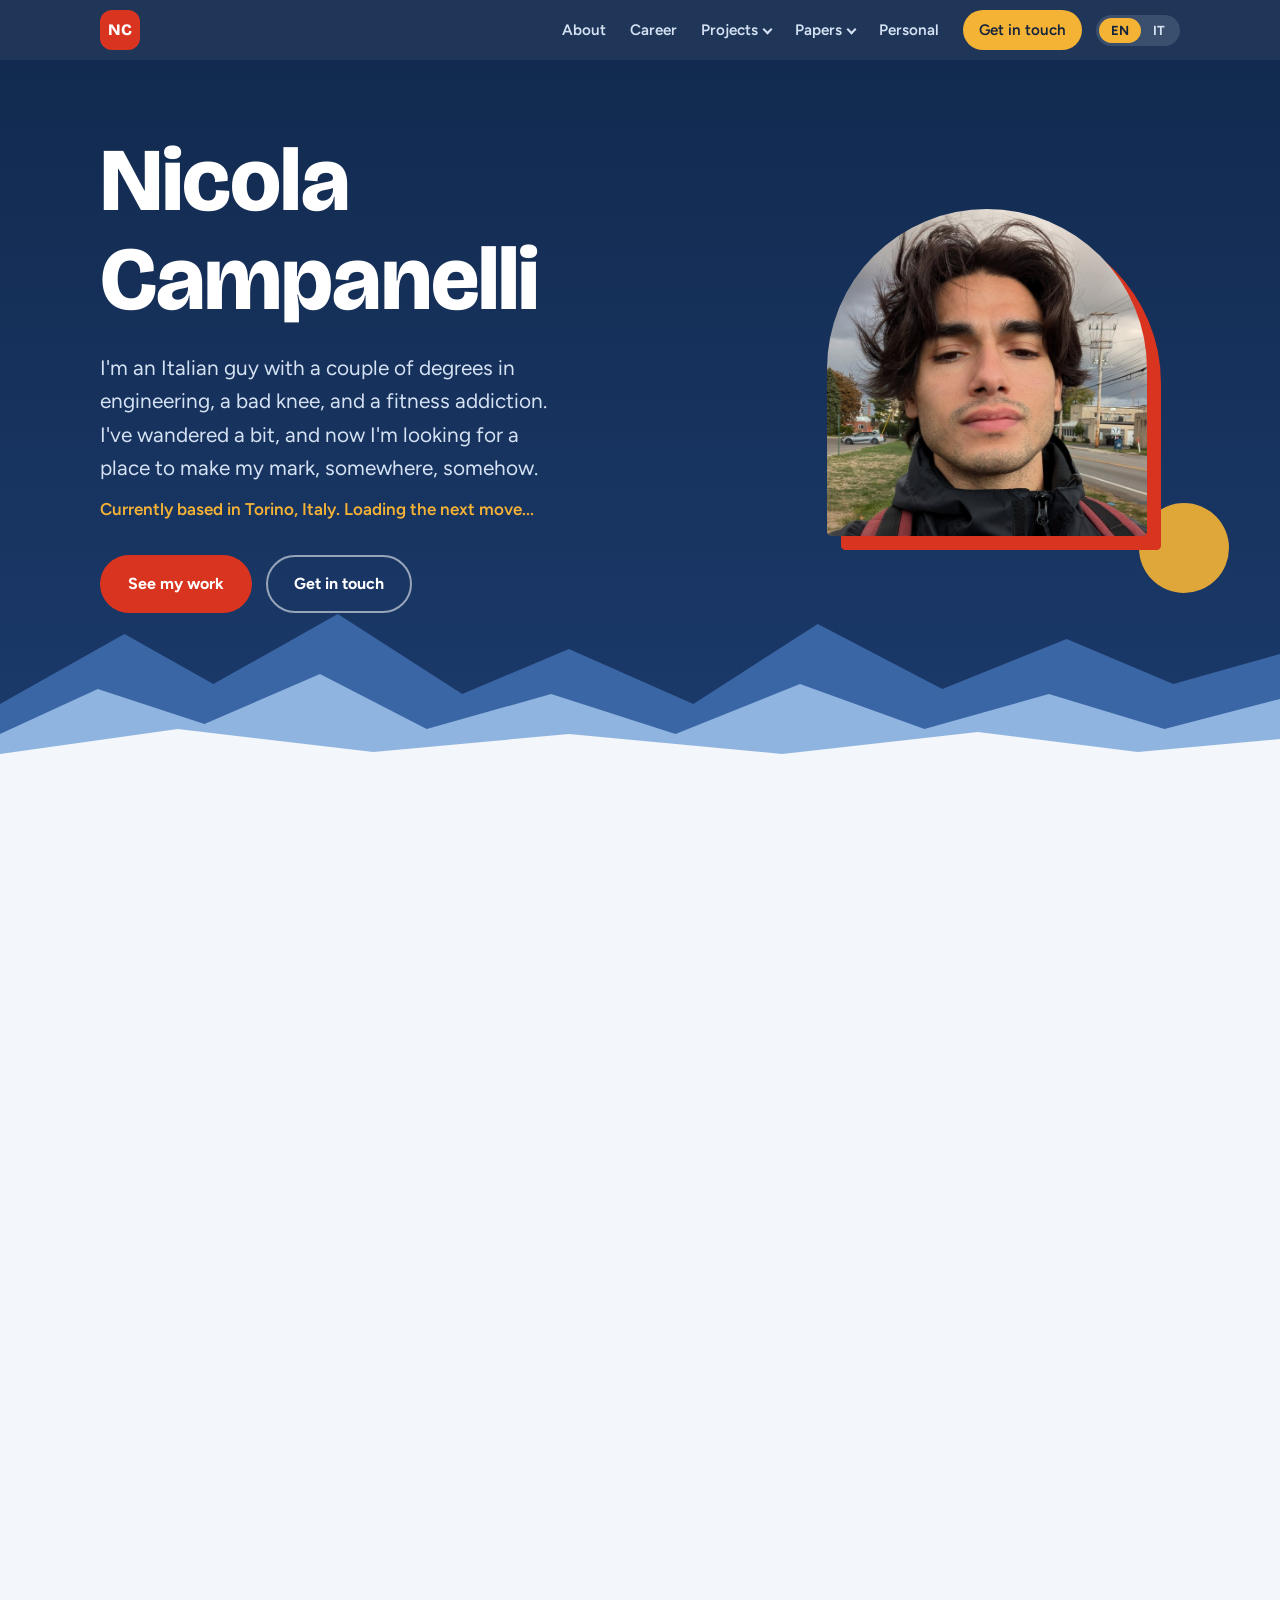
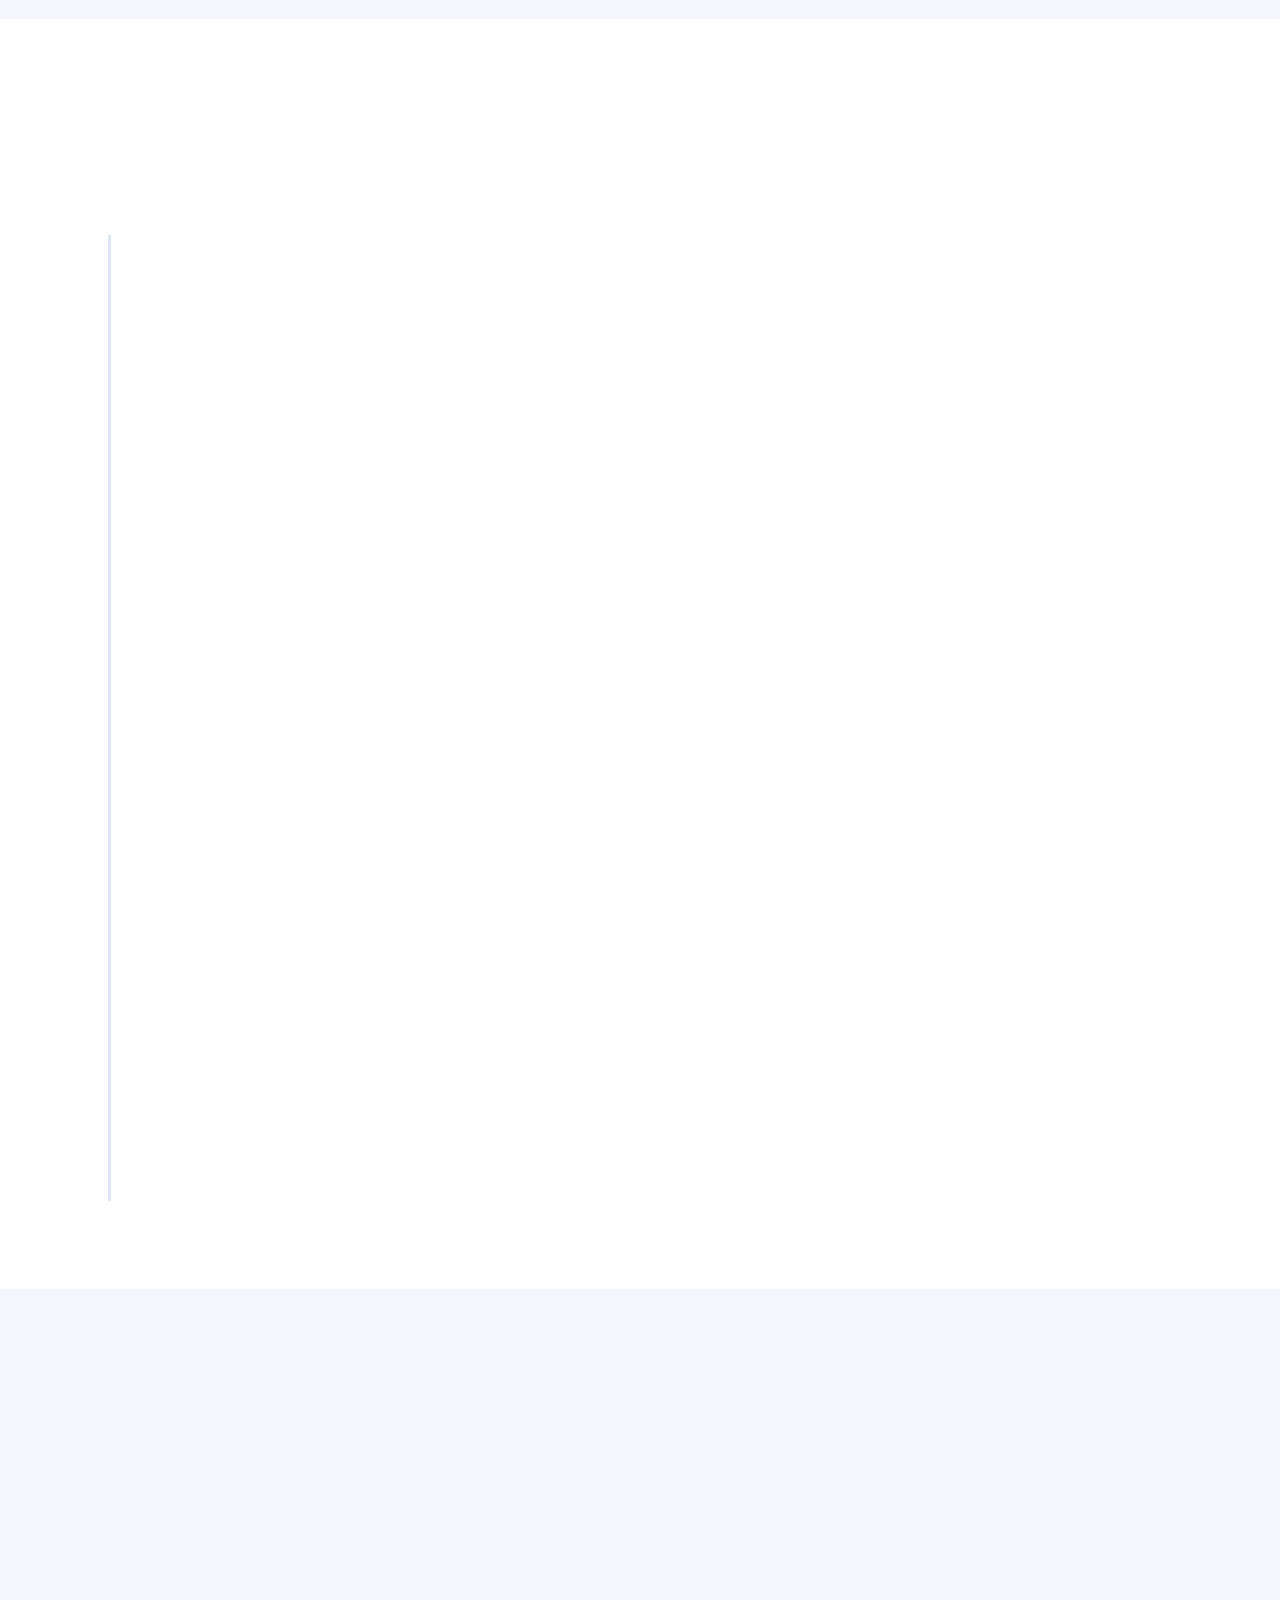
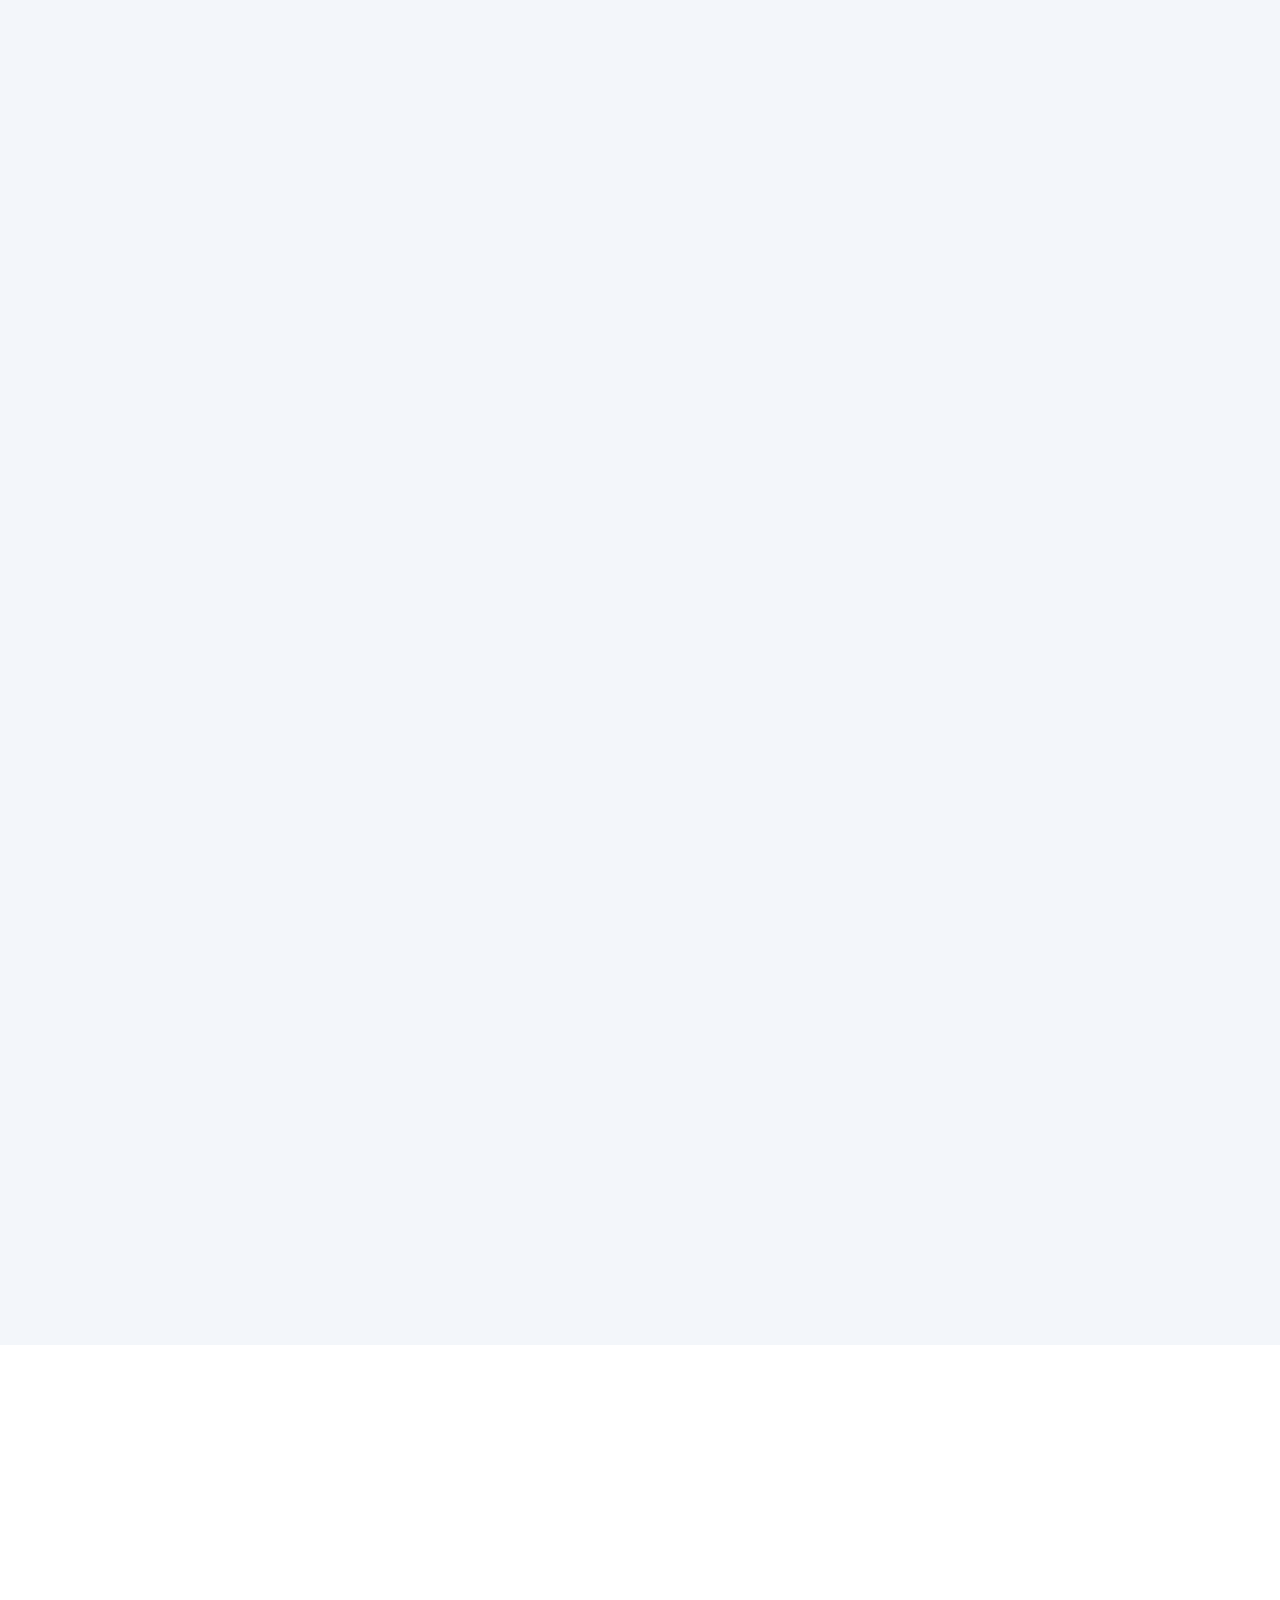
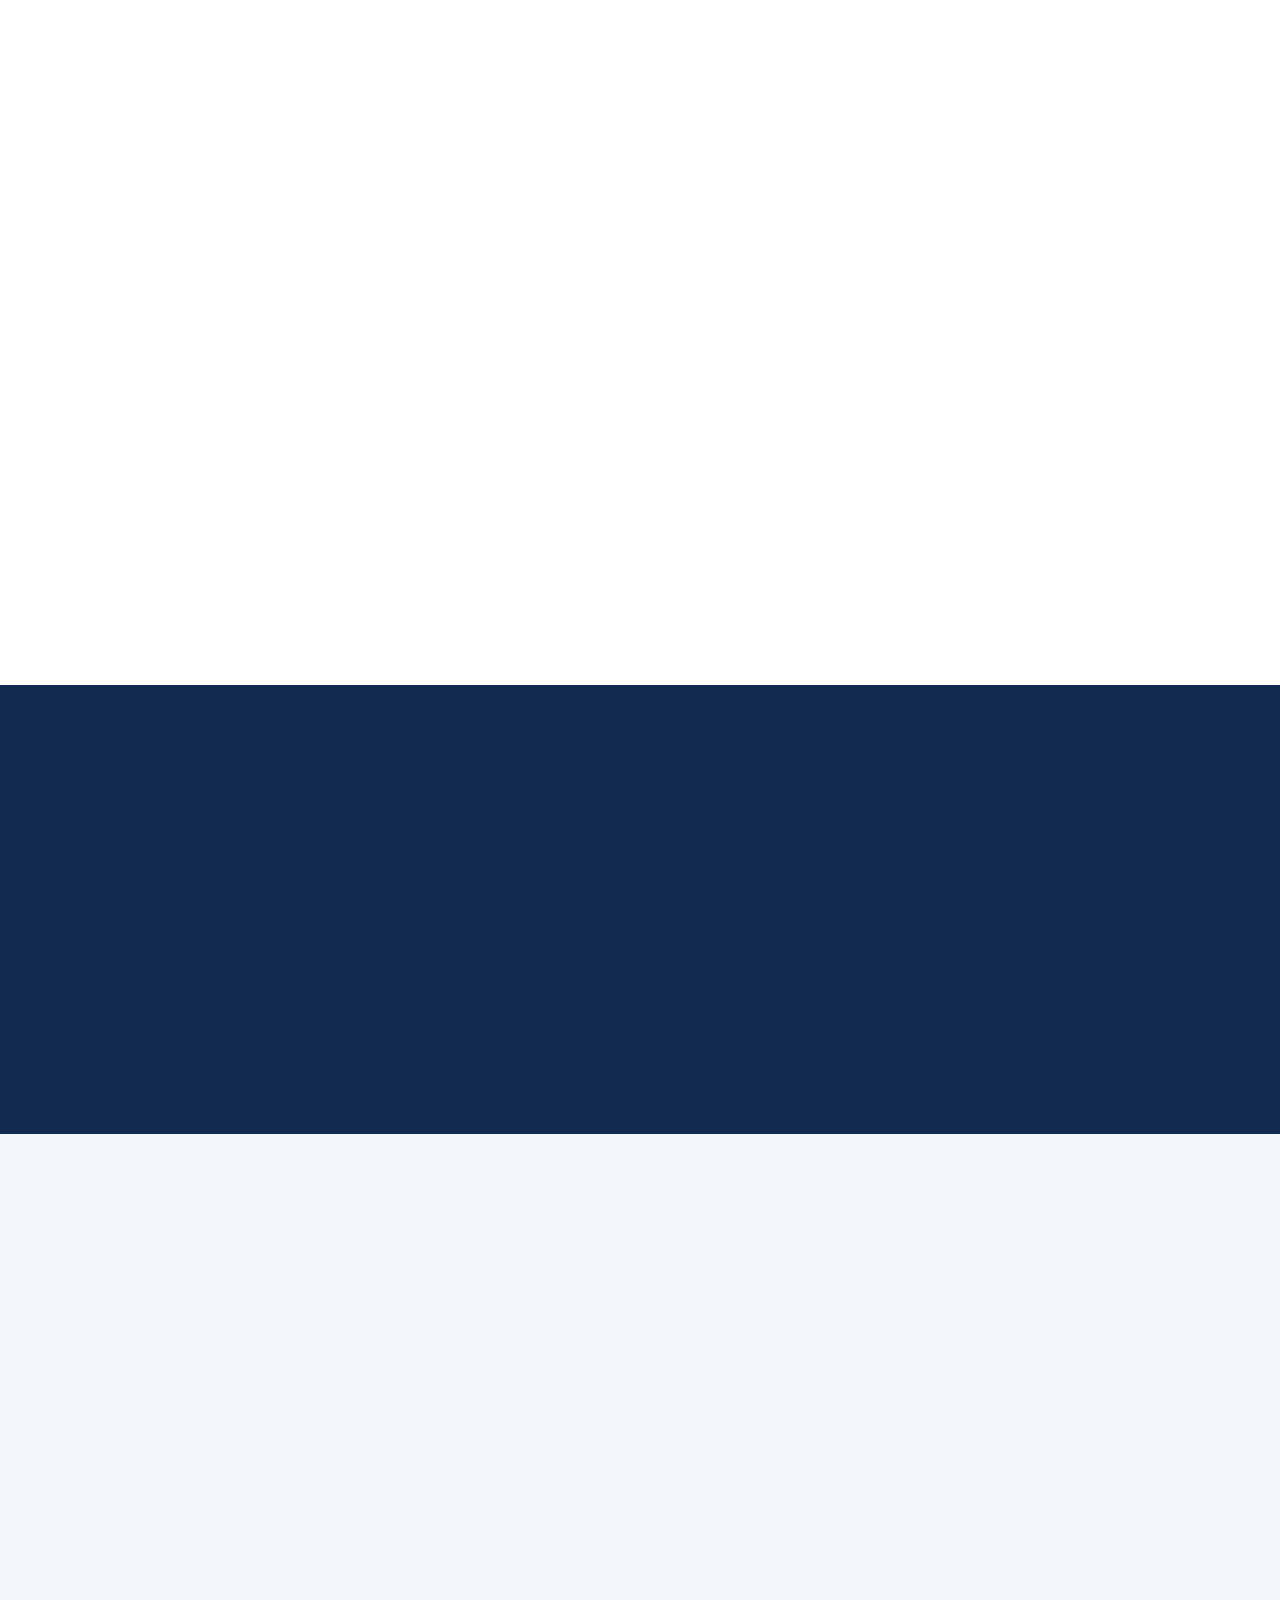
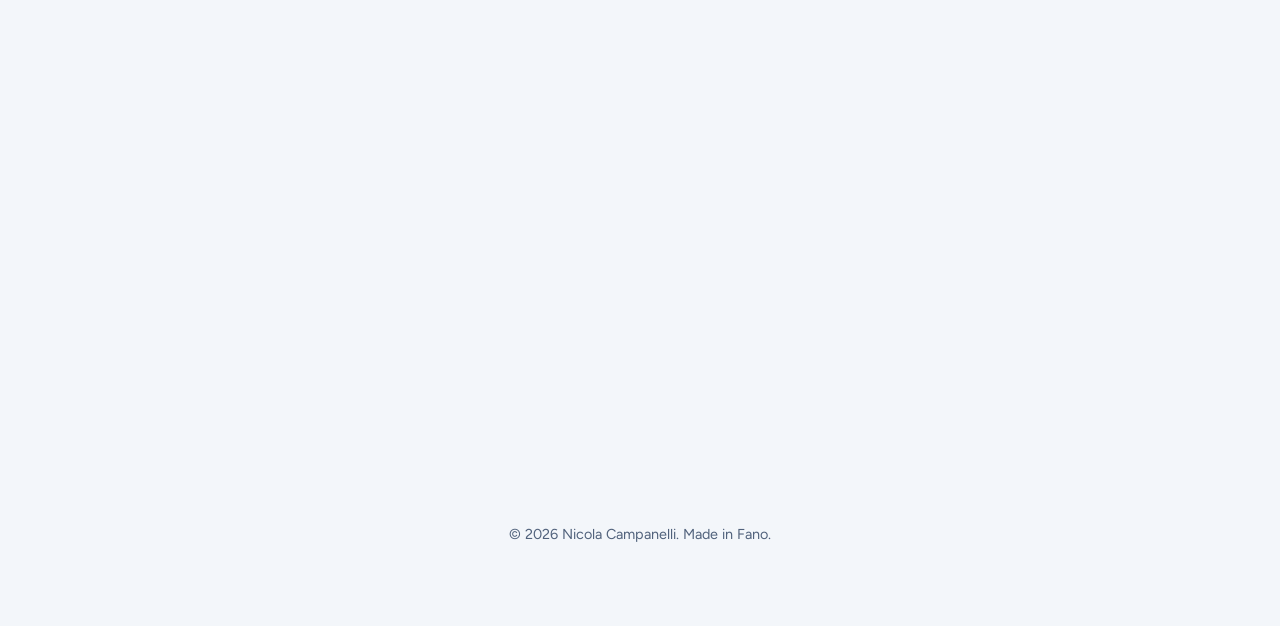
<file: index.html>
<!DOCTYPE html>
<html lang="en">
<head>
<meta charset="utf-8">
<meta name="viewport" content="width=device-width, initial-scale=1">
<title data-i18n="ix.title">Nicola | Not lost, on his own path</title>
<meta name="description" content="Nicola Campanelli is a simulation engineer from Torino, Italy, working on hybrid vehicles, energy management and battery storage." data-i18n-attr="content:ix.desc">
<script>document.documentElement.classList.add('js')</script>
<link rel="preconnect" href="https://fonts.googleapis.com">
<link rel="preconnect" href="https://fonts.gstatic.com" crossorigin>
<link href="https://fonts.googleapis.com/css2?family=Bricolage+Grotesque:opsz,wght@12..96,500;12..96,700;12..96,800&family=Figtree:wght@400;500;600;700&display=swap" rel="stylesheet">
<link rel="stylesheet" href="css/site.css">
</head>
<body data-page="home">

<header class="hero" id="top">
  <div class="sun" aria-hidden="true"></div>
  <div class="wrap">
    <div>
      <h1>Nicola Campanelli</h1>
      <p class="tag" data-i18n="ix.tag">I'm an Italian guy with a couple of degrees in engineering, a bad knee, and a fitness addiction. I've wandered a bit, and now I'm looking for a place to make my mark, somewhere, somehow.</p>
      <p class="where" data-i18n="ix.where">Currently based in Torino, Italy. Loading the next move...</p>
      <div class="actions">
        <a class="btn btn-red" href="#projects" data-i18n="ix.seework">See my work</a>
        <div class="has-pop" data-touchfirst="1">
          <a class="btn btn-ghost" href="#contact" aria-describedby="pop-hero" data-i18n="nav.contact">Get in touch</a>
          <div class="pop pop-fun" id="pop-hero" role="tooltip" data-i18n-html="pop.fun"><b>Wait, one thing before you write:</b> please don't introduce me to a new tech field, a new sport or a good book. I'm a nerd at heart, I already like too many things and I want one life to be enough...</div>
        </div>
      </div>
    </div>
    <img class="portrait" src="images/nicola.jpg" alt="Portrait of Nicola Campanelli" data-i18n-attr="alt:ix.portrait" width="720" height="736">
  </div>
  <svg class="ridge" viewBox="0 0 1440 170" preserveAspectRatio="none" aria-hidden="true">
    <path d="M0 110 L140 40 L240 90 L380 20 L520 100 L640 55 L780 110 L920 30 L1060 95 L1200 45 L1320 90 L1440 60 L1440 170 L0 170Z" fill="#3B66A5"/>
    <path d="M0 140 L110 95 L230 130 L360 80 L480 135 L620 100 L760 140 L900 90 L1040 135 L1180 100 L1310 135 L1440 105 L1440 170 L0 170Z" fill="#8FB4E0"/>
    <path d="M0 160 L200 135 L420 158 L640 140 L880 160 L1100 138 L1280 158 L1440 145 L1440 170 L0 170Z" fill="#F3F6FA"/>
  </svg>
</header>

<main>
<section id="about" class="about">
  <div class="wrap about-grid">
    <div class="reveal rv-left">
      <h2 data-i18n="ix.about.h">Hi, I'm Nicola</h2>
      <p data-i18n="ix.about.p1">I'm a curious person who studied engineering to understand how complex systems work. My background is mainly mechanical and focused on the automotive sector, but I have branched out into the electrical and energy fields as they are central to our modern world. My work so far sits at the meeting point of vehicles, energy and data: hybrid cars, battery storage, and their control strategies.</p>
      <p data-i18n="ix.about.p2">I grew up in a mid-sized city on the eastern coast of Italy. The passion for cars and motorbikes hooked me early in life and never left. Later, physical training became part of my identity and shaped my approach and outlook on life.</p>
      <p data-i18n="ix.about.p3">I moved to several places throughout my studies and early years of my career, which made me very good at adapting to new environments and enjoy working with people from very different backgrounds.</p>
      <div class="places" data-i18n-attr="aria-label:ix.places" aria-label="Places I've lived and studied">
        <span class="chip it">Fano, Italy</span>
        <span class="chip it">Modena, Italy</span>
        <span class="chip it">Torino, Italy</span>
        <span class="chip ca">Hamilton, Canada</span>
        <span class="chip us">Columbus (OH), USA</span>
      </div>
    </div>
    <div class="reveal rv-right">
      <div class="facts">
        <h3><span data-i18n="ix.facts">Fun facts</span> <span class="count" id="fact-count">1 / 5</span></h3>
        <p id="fact-text" aria-live="polite"></p>
        <button type="button" id="fact-btn" data-i18n="ix.another">Show another</button>
      </div>
      <div class="now">
        <h3 data-i18n="ix.now">Right now</h3>
        <ul>
          <li><span aria-hidden="true">⚙️</span><div><b data-i18n="ix.now1h">Working on</b><span data-i18n="ix.now1">Hybrid vehicle simulation</span></div></li>
          <li><span aria-hidden="true">☀️</span><div><b data-i18n="ix.now2h">Tinkering with</b><span data-i18n="ix.now2">My family's solar panels and a lot of data</span></div></li>
          <li><span aria-hidden="true">🦵</span><div><b data-i18n="ix.now3h">Rebuilding</b><span data-i18n="ix.now3">One knee, one patient step at a time</span></div></li>
          <li><span aria-hidden="true">📖</span><div><b data-i18n="ix.now4h">Reading</b><span data-i18n="ix.now4">Something that makes me stay in touch with what matters</span></div></li>
          <li><span aria-hidden="true">🗣️</span><div><b data-i18n="ix.now5h">Speaking</b><span data-i18n="ix.now5">Italian and English, and learning German</span></div></li>
        </ul>
      </div>
    </div>
  </div>
</section>

<section id="career" class="career">
  <div class="wrap">
    <h2 class="reveal" data-i18n="ix.career.h">My career so far</h2>
    <p class="lede reveal" data-i18n="ix.career.lede">From a bachelor's in Modena to research in Ohio and a simulation role back home.</p>
    <ol class="timeline stagger">
      <li class="current reveal rv-left">
        <div class="when">2026...</div>
        <div>
          <h3><span data-i18n="ix.j1.t">Vehicle Simulation Engineer</span> <span class="badge-now" data-i18n="ix.current">Current</span></h3>
          <div class="org">GammaTech Engineering, Torino</div>
          <p data-i18n="ix.j1.p">I perform driver-in-the-loop vehicle dynamics simulations on a high-performance hybrid electric vehicle, analyse the whole powertrain behavior and its energy use over homologation cycles and custom maneuvers.</p>
        </div>
      </li>
      <li class="reveal rv-left">
        <div class="when" data-i18n="ix.j2.w">2024 to 2025</div>
        <div>
          <h3 data-i18n="ix.fellow">Research Fellow</h3>
          <div class="org" data-i18n="ix.j2.o">Center for Automotive Research, Columbus, Ohio, USA</div>
          <p data-i18n="ix.j2.p">I studied whether large, long-duration battery storage pays off, built a simulation of a distributed energy plant in Matlab, and designed the optimal control that runs the battery.</p>
        </div>
      </li>
      <li class="reveal rv-left">
        <div class="when" data-i18n="ix.j3.w">2023 to 2024</div>
        <div>
          <h3 data-i18n="ix.fellow">Research Fellow</h3>
          <div class="org">Polito E3, Torino</div>
          <p data-i18n="ix.j3.p">I worked on reinforcement learning for hybrid vehicle energy management, built a Python simulation platform for hybrid vehicles, and created a neural network that models a car's HVAC system.</p>
        </div>
      </li>
      <li class="edu thesis reveal rv-left">
        <div class="when" data-i18n="ix.th.w">February to September 2023</div>
        <div>
          <h3><span data-i18n="ix.th.t">Master's thesis</span> <span class="badge-thesis" data-i18n="ix.th.b">Abroad</span></h3>
          <div class="org">McMaster University, Hamilton, Canada</div>
          <p class="thesis-title" data-i18n="ix.th.title">"Development of a Reinforcement Learning based Energy Management System (EMS) for a plug-in Hybrid Electric Vehicle"</p>
          <p data-i18n="ix.th.p">I carried out my Master's thesis at McMaster University. It was a project to complete my degree, but it was also the one that got me started on the topic of my first research back in Torino.</p>
        </div>
      </li>
      <li class="edu reveal rv-left">
        <div class="when" data-i18n="ix.j4.w">2021 to 2023</div>
        <div>
          <h3 data-i18n="ix.j4.t">Master's in Automotive Engineering</h3>
          <div class="org">Politecnico di Torino</div>
          <p data-i18n="ix.j4.p">Deepdiving the concepts of automotive engineering.</p>
        </div>
      </li>
      <li class="edu reveal rv-left">
        <div class="when" data-i18n="ix.j5.w">2017 to 2020</div>
        <div>
          <h3 data-i18n="ix.j5.t">Bachelor's in Automotive Engineering</h3>
          <div class="org" data-i18n="ix.j5.o">Università degli Studi di Modena e Reggio Emilia</div>
          <p data-i18n="ix.j5.p">The engineering foundation.</p>
        </div>
      </li>
    </ol>
  </div>
</section>

<section id="projects">
  <div class="wrap">
    <h2 class="reveal" data-i18n="ix.proj.h">Projects</h2>
    <p class="lede reveal" data-i18n="ix.proj.lede">A few of the technical things I've built that make me proud.</p>
    <div class="bento">

      <article class="card navy s3 reveal rv-left" id="proj-sac">
        <h3 data-i18n="ix.sac.h">Teaching a hybrid car to save fuel</h3>
        <p data-i18n="ix.sac.p1">I trained a reinforcement learning agent, by its typical environment exploration, when a plug-in hybrid should use its engine or its battery (what is called an Energy Management System).</p>
        <div class="big">8.6%</div>
        <p data-i18n="ix.sac.p2">Fuel use delta above the mathematical best (defined with Dynamic Programming) on the standard WLTC test cycle when deployed Real-Time!</p>
        <div class="tags"><span data-i18n="ix.tag.pyenv">Python Environment</span><span data-i18n="ix.tag.rl">Reinforcement learning</span><span data-i18n="ix.tag.hyb">Hybrid vehicles</span></div>
        <a class="btn btn-amber" href="details.html#sac" data-i18n="ix.more">More details</a>
      </article>

      <article class="card white s3 reveal rv-right" id="proj-battery">
        <h3 data-i18n="ix.bat.h">Is a battery storage worth it?</h3>
        <p data-i18n="ix.bat.p1">A techno-economic study of long-duration battery storage for a commercial building, combined with optimal control and an on-site renewable energy source.</p>
        <div class="big">32.4%</div>
        <p data-i18n="ix.bat.p2">Lower electricity bill with a battery plus wind power. The catch: at today's prices, storing the energy still costs more than it saves.</p>
        <div class="tags"><span>Matlab</span><span data-i18n="ix.tag.dp">Dynamic programming</span><span data-i18n="ix.tag.es">Energy storage</span></div>
        <a class="btn btn-dark" href="details.html#battery" data-i18n="ix.more">More details</a>
      </article>

      <article class="card solar s6 reveal" id="proj-pv">
        <div class="solar-top">
          <h3 data-i18n="ix.pv.h">How close can we get to energy independence?</h3>
          <span class="ongoing"><i></i> <span data-i18n="ix.ongoing">Ongoing</span></span>
        </div>
        <p data-i18n="ix.pv.p">A small personal project, started for fun but based on real data! The aim is to put my modelling skills to work on a family-owned domestic solar installation.</p>
        <div class="solar-grid">
          <div>
            <ul>
              <li data-i18n="ix.pv.l1">Collect real production data from my panels, hour by hour.</li>
              <li data-i18n="ix.pv.l2">Compare it with expected production, autoconsumption profiles and ambient conditions.</li>
              <li data-i18n="ix.pv.l3">Use the data analysis as a baseline to evaluate the integration of a Battery Storage System and eventually adopt a heat pump.</li>
              <li data-i18n="ix.pv.l4">Go off grid and become a prepper for the next zombie apocalypse.</li>
            </ul>
            <div class="solar-foot"><p class="note" data-i18n="ix.pv.note">The charts show basic information for now. Stay tuned for more exciting stuff!</p>
            <a class="btn btn-dark" href="details.html#pv" data-i18n="ix.more">More details</a></div>
          </div>
          <div class="charts">
            <figure class="chart">
              <button type="button" class="zoom" data-zoom="images/solar-daily-profile.png" data-title="A typical day of production" data-cap="Energy produced by hour of the day. The line is the median day, the bands show how much days vary." data-i18n-attr="data-title:ix.c1.t;data-cap:ix.c1.z">
                <img src="images/solar-daily-profile.png" alt="Chart of the energy produced by the solar panels for each hour of the day. The median day peaks at around 27 kWh at 1 pm, with wide variation between sunny and cloudy days." data-i18n-attr="alt:ix.c1.alt" width="1483" height="732" loading="lazy">
              </button>
              <figcaption data-i18n-html="ix.c1.cap"><b>A typical day.</b> Energy produced hour by hour: mean, median and percentiles.</figcaption>
            </figure>
            <figure class="chart">
              <button type="button" class="zoom" data-zoom="images/solar-price-vs-production.png" data-title="Price vs. production" data-cap="Each dot is one hour. The more the panels produce, the lower the zonal price tends to be." data-i18n-attr="data-title:ix.c2.t;data-cap:ix.c2.z">
                <img src="images/solar-price-vs-production.png" alt="Scatter chart of hourly zonal electricity price against hourly solar production. The price tends to fall as production rises, by about 1.65 EUR per MWh for each extra kWh." data-i18n-attr="alt:ix.c2.alt" width="1378" height="732" loading="lazy">
              </button>
              <figcaption data-i18n-html="ix.c2.cap"><b>Production / Price.</b> Each dot is one hour. When the panels produce more, the electricity price tends to be lower: that's simple supply and demand.</figcaption>
            </figure>
          </div>
        </div>
      </article>

    </div>
    <div style="margin-top:34px" class="reveal"><a class="btn btn-line" href="#contact" data-i18n="ix.talkproj">Want to talk about a project?</a></div>
  </div>
</section>

<section id="publications" class="pubs">
  <div class="wrap">
    <h2 class="reveal" data-i18n="ix.pubs.h">Publications</h2>
    <p class="lede reveal" data-i18n="ix.pubs.lede">Two papers from my time as a researcher.</p>

    <article class="pub reveal" id="pub-battery">
      <div class="yr">2026</div>
      <div>
        <h3>Optimal control and techno-economic analysis of long-duration battery energy storage system applications</h3>
        <div class="meta" data-i18n="ix.pub1.meta">Nicola Campanelli and Matilde D'Arpino. Journal of Energy Storage, vol. 164, 2026. The Ohio State University.</div>
        <p data-i18n="ix.pub1.p">Combines optimal control with a cost analysis to judge whether long-duration batteries pay off for a commercial building and a wind turbine. Bills drop by up to 20.4% with a battery alone and 32.4% with wind, but current storage costs are still too high to be profitable.</p>
        <div class="btn-row">
          <div class="has-pop" data-persist="1">
            <a class="btn btn-line" href="https://doi.org/10.1016/j.est.2026.121863" target="_blank" rel="noopener" data-i18n="ix.doi">Read the paper (DOI)</a>
            <div class="pop" role="note" data-i18n-html="ix.paywall1"><b>:)</b> Paywall in the way? If you're interested, just ask and I'll gladly send you the paper. <a href="#contact" data-prefill="battery">Ask for a copy</a></div>
          </div>
          <a class="btn btn-dark" href="details.html#battery" data-i18n="ix.more">More details</a>
        </div>
      </div>
    </article>

    <article class="pub reveal" id="pub-sac">
      <div class="yr">2024</div>
      <div>
        <h3>Development of a Soft-Actor Critic Reinforcement Learning Algorithm for the Energy Management of a Hybrid Electric Vehicle</h3>
        <div class="meta" data-i18n="ix.pub2.meta">Luciano Rolando, Nicola Campanelli, Luigi Tresca, Luca Pulvirenti and Federico Millo. SAE Technical Paper 2024-37-0011. Politecnico di Torino.</div>
        <p data-i18n="ix.pub2.p">A reinforcement learning controller for a diesel plug-in hybrid. It came within 8.6% of the theoretical optimum on the WLTC, and on two cycles it had never seen, the gap ranged from 1.9% lower to 17.5% higher fuel use.</p>
        <div class="btn-row">
          <div class="has-pop" data-persist="1">
            <a class="btn btn-line" href="https://doi.org/10.4271/2024-37-0011" target="_blank" rel="noopener" data-i18n="ix.doi">Read the paper (DOI)</a>
            <div class="pop" role="note" data-i18n-html="ix.paywall2"><b>:)</b> Paywall in the way? If you're interested, just ask and I'll gladly send you the paper. <a href="#contact" data-prefill="sac">Ask for a copy</a></div>
          </div>
          <a class="btn btn-dark" href="details.html#sac" data-i18n="ix.more">More details</a>
        </div>
      </div>
    </article>
  </div>
</section>

<section id="personal-teaser" class="teaser">
  <div class="wrap">
    <div class="reveal rv-left">
      <h2 data-i18n="ix.tz.h">There's more than engineering</h2>
      <p data-i18n="ix.tz.p">Cars and bikes, training, mountains, a lot of talking with myself, and a tiny game about my journey (mind the knee). Come and have a look at the personal side.</p>
      <a class="btn btn-amber" href="personal.html" data-i18n="ix.tz.btn">Visit my personal page</a>
    </div>
    <div class="emoji-row reveal rv-right">
      <a href="personal.html" data-i18n-attr="aria-label:pe.p1.h;title:pe.p1.h" aria-label="Cars, bikes and that sense of speed" title="Cars, bikes and that sense of speed">🏎️</a>
      <a href="personal.html" data-i18n-attr="aria-label:pe.p2.h;title:pe.p2.h" aria-label="Training" title="Training">🏋️</a>
      <a href="personal.html" data-i18n-attr="aria-label:pe.p3.h;title:pe.p3.h" aria-label="The Mountains" title="The Mountains">⛰️</a>
      <a href="personal.html" data-i18n-attr="aria-label:pe.p4.h;title:pe.p4.h" aria-label="Introspection" title="Introspection">📖</a>
    </div>
  </div>
</section>

<section id="contact" class="contact">
  <div class="wrap">
    <h2 class="reveal" data-i18n="ix.ct.h">Let's talk</h2>
    <p class="lede reveal" data-i18n="ix.ct.lede">I don't know what this website is for, maybe you are a recruiter, maybe someone who randomly found the domain or maybe my ticket for the next endeavor... If something of my edge and odd personality caught your attention, reach out, I can't wait!</p>

    <form class="form reveal" id="contact-form" action="https://formspree.io/f/myekjnne" method="POST">
      <div class="row">
        <div class="field"><label for="f-name" data-i18n="ix.f.name">Your name</label><input id="f-name" name="name" type="text" autocomplete="name" required></div>
        <div class="field"><label for="f-email" data-i18n="ix.f.email">Your email</label><input id="f-email" name="email" type="email" autocomplete="email" required></div>
      </div>
      <div class="field"><label for="f-msg" data-i18n="ix.f.msg">Your message</label><textarea id="f-msg" name="message" required></textarea></div>
      <input type="hidden" name="_subject" value="New message from your website">
      <div class="hp" aria-hidden="true"><label>Leave empty <input type="text" name="_gotcha" tabindex="-1" autocomplete="off"></label></div>
      <button class="btn btn-red" type="submit" data-i18n="ix.f.send">Send message</button>
      <p class="form-status" id="form-status" role="status" aria-live="polite"></p>
    </form>

    <p class="or reveal" data-i18n="ix.ct.or">Or find me here</p>
    <div class="actions reveal">
      <a class="btn btn-dark" href="https://www.linkedin.com/in/nicola-campanelli" target="_blank" rel="noopener" data-i18n="ix.linkedin">Connect on LinkedIn</a>
      <div class="cv-menu" id="cv-menu">
        <button type="button" class="btn btn-line cv-btn" aria-haspopup="true" aria-expanded="false" aria-controls="cv-list"><span data-i18n="ix.cv">Download my CV</span><i class="caret"></i></button>
        <ul class="cv-list" id="cv-list">
          <li><a href="Nicola_Campanelli_CV_Clean.pdf" download="Nicola_Campanelli_CV_Clean.pdf"><b data-i18n="ix.cv.clean">Clean CV</b><small data-i18n="ix.cv.clean.d">Single column, made in LaTeX</small></a></li>
          <li><a href="Nicola_Campanelli_CV_Picture.pdf" download="Nicola_Campanelli_CV_Picture.pdf"><b data-i18n="ix.cv.pic">Picture CV</b><small data-i18n="ix.cv.pic.d">Two columns, with my profile picture</small></a></li>
        </ul>
      </div>
    </div>
  </div>
</section>
</main>

<script src="js/i18n.js"></script>
<script src="js/strings.js"></script>
<script src="js/site.js"></script>
<script src="js/home.js"></script>
<script src="js/viewer.js"></script>
</body>
</html>
</file>
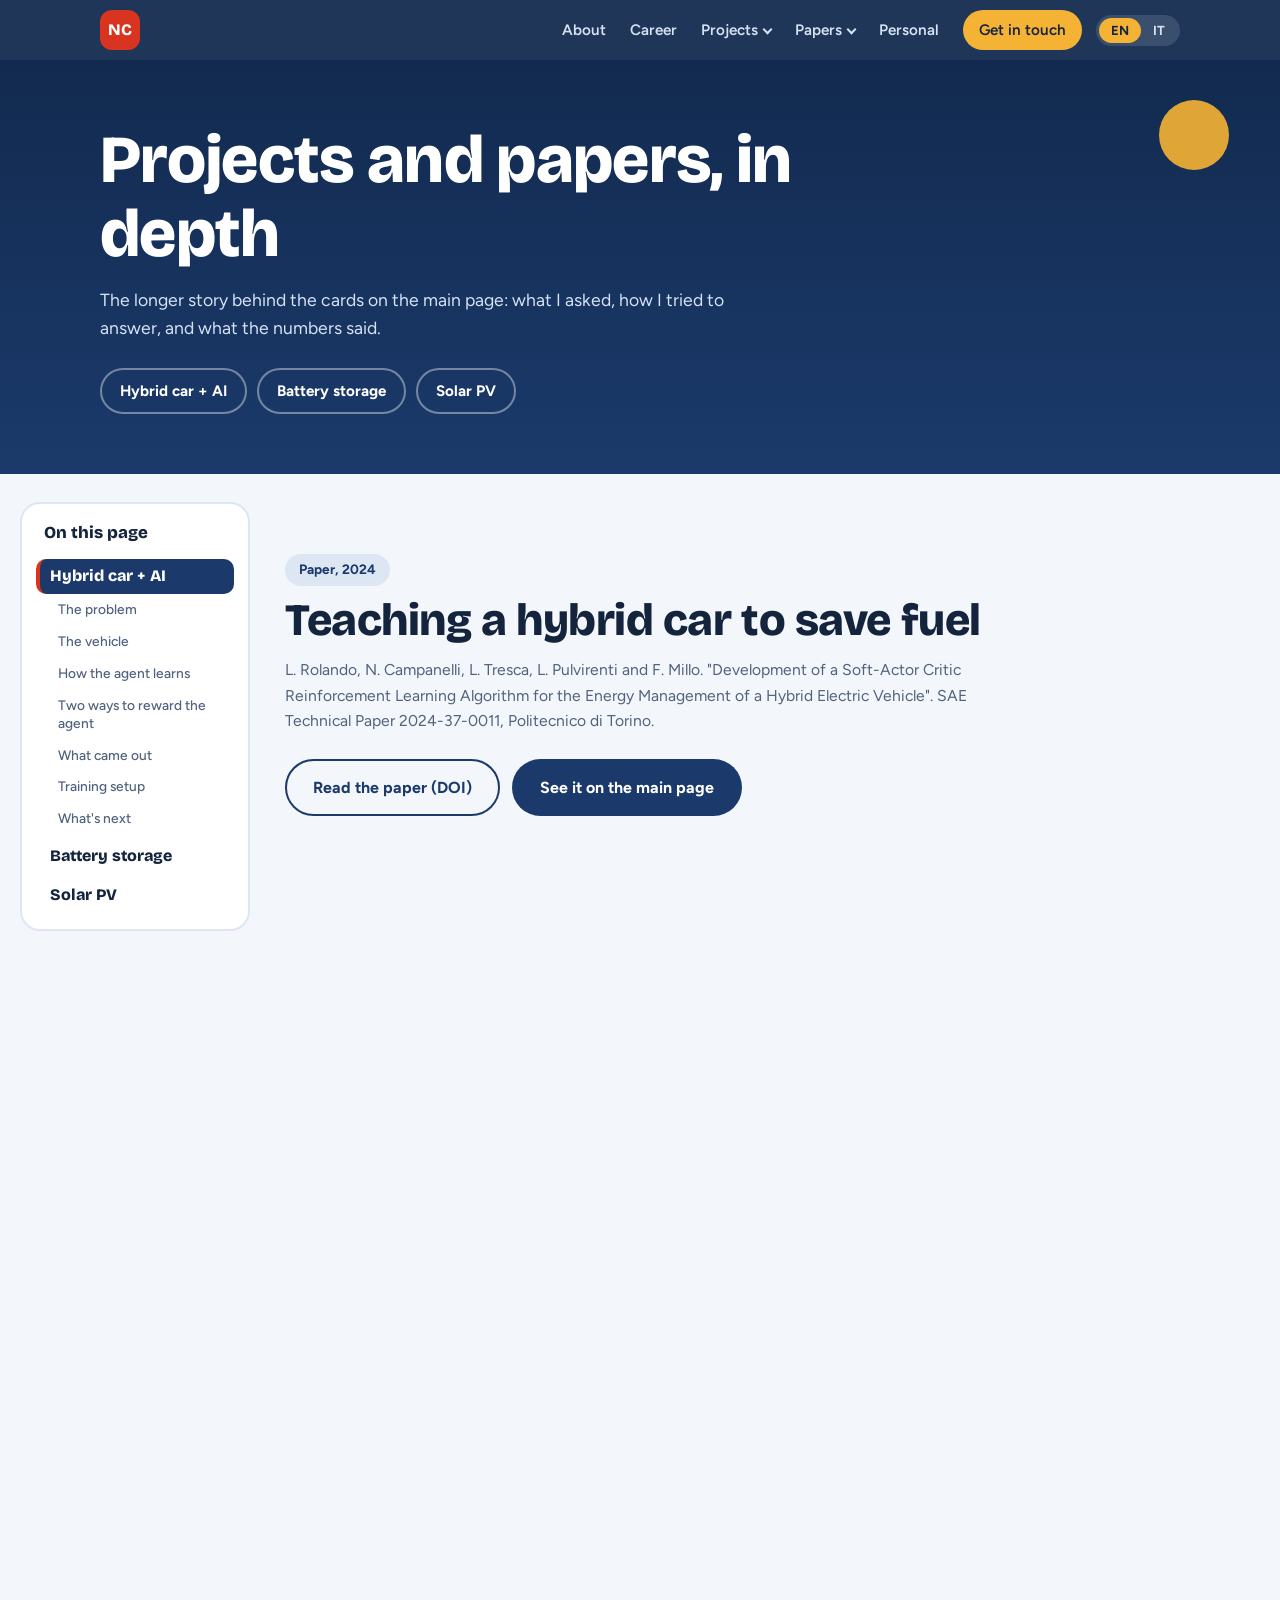
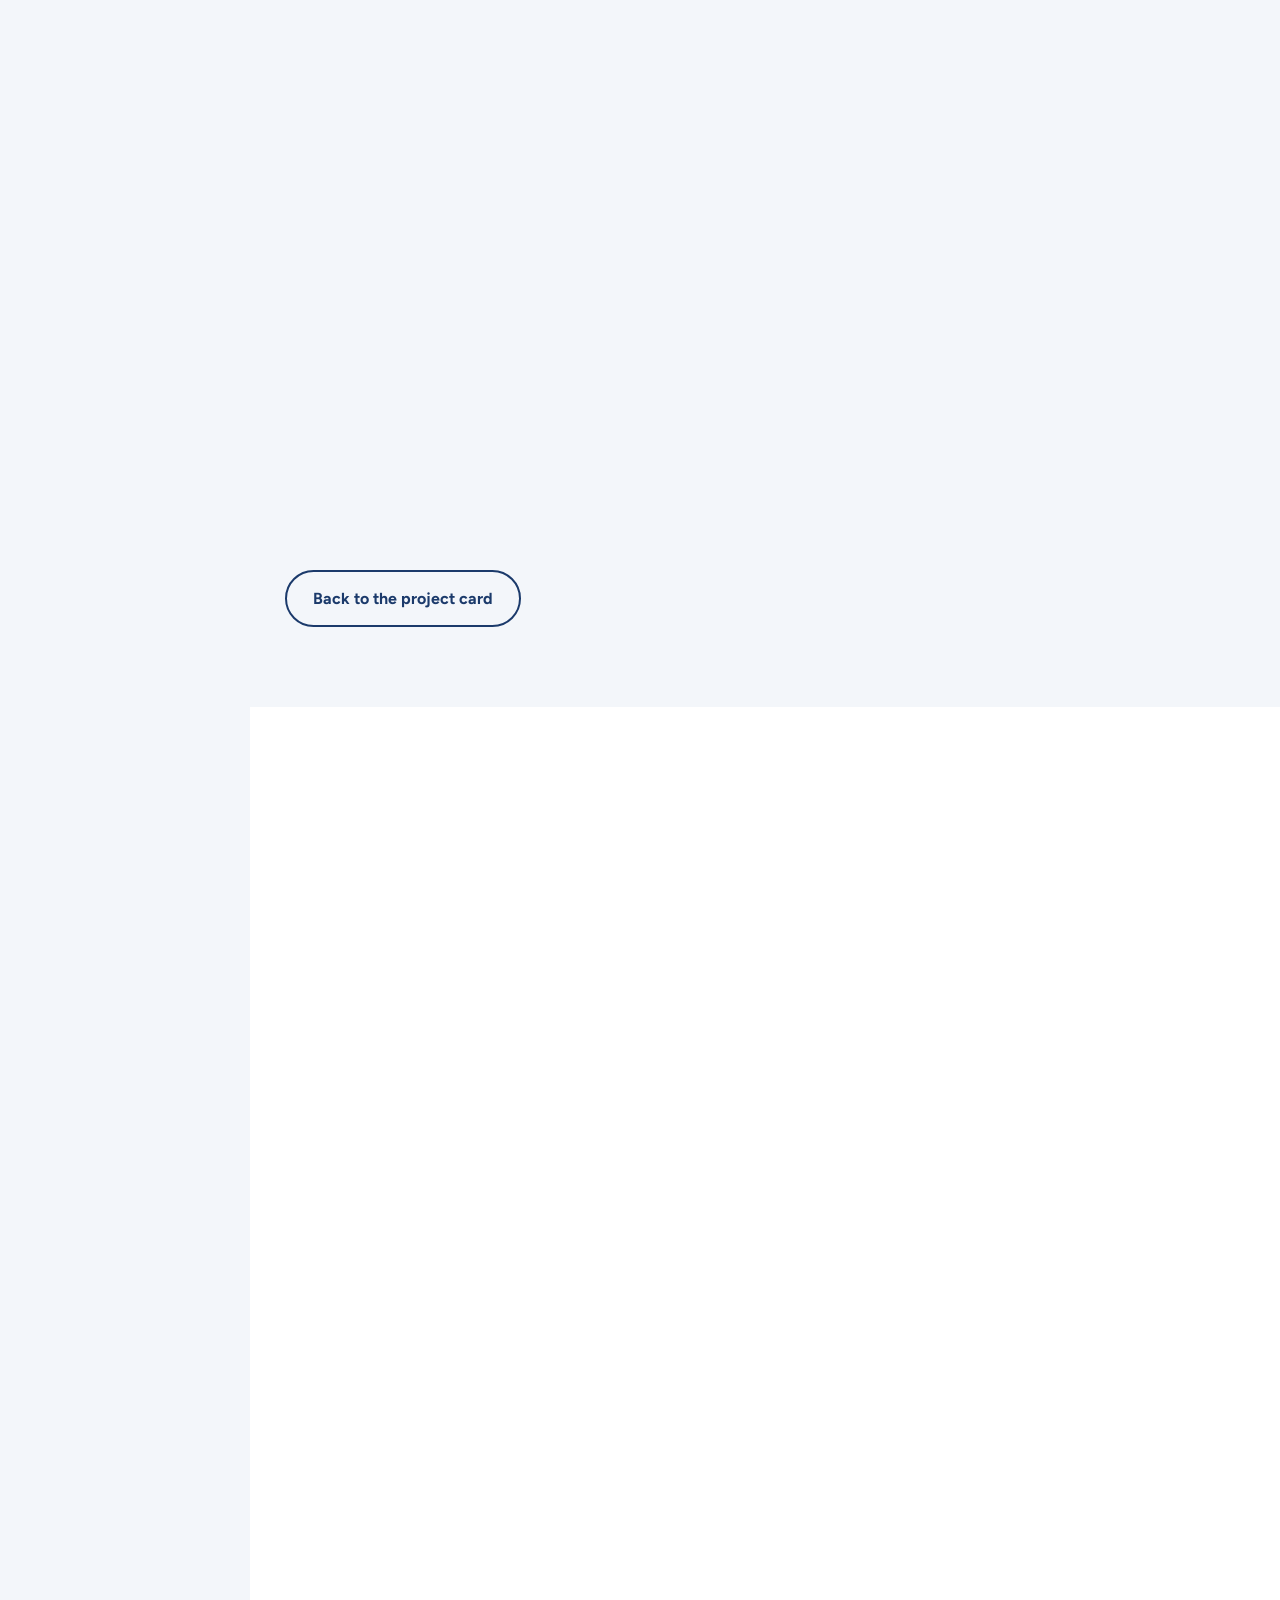
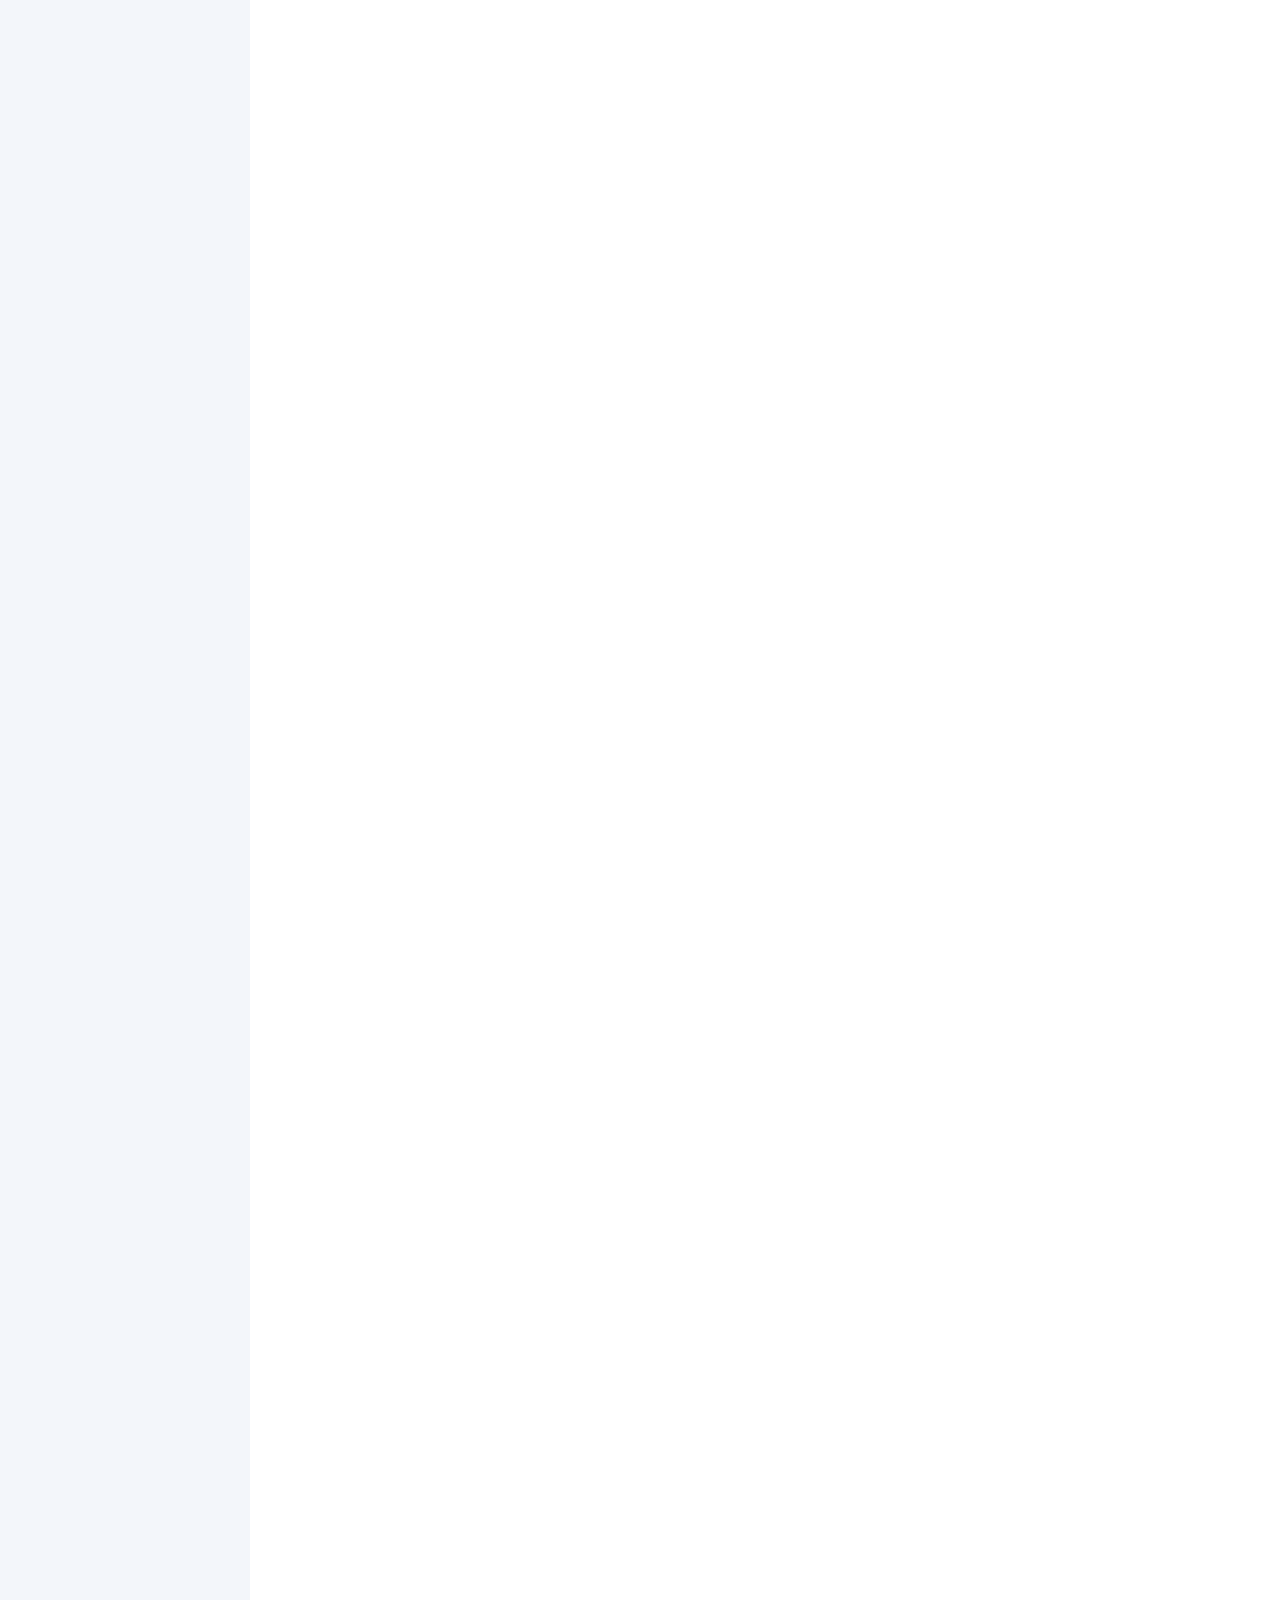
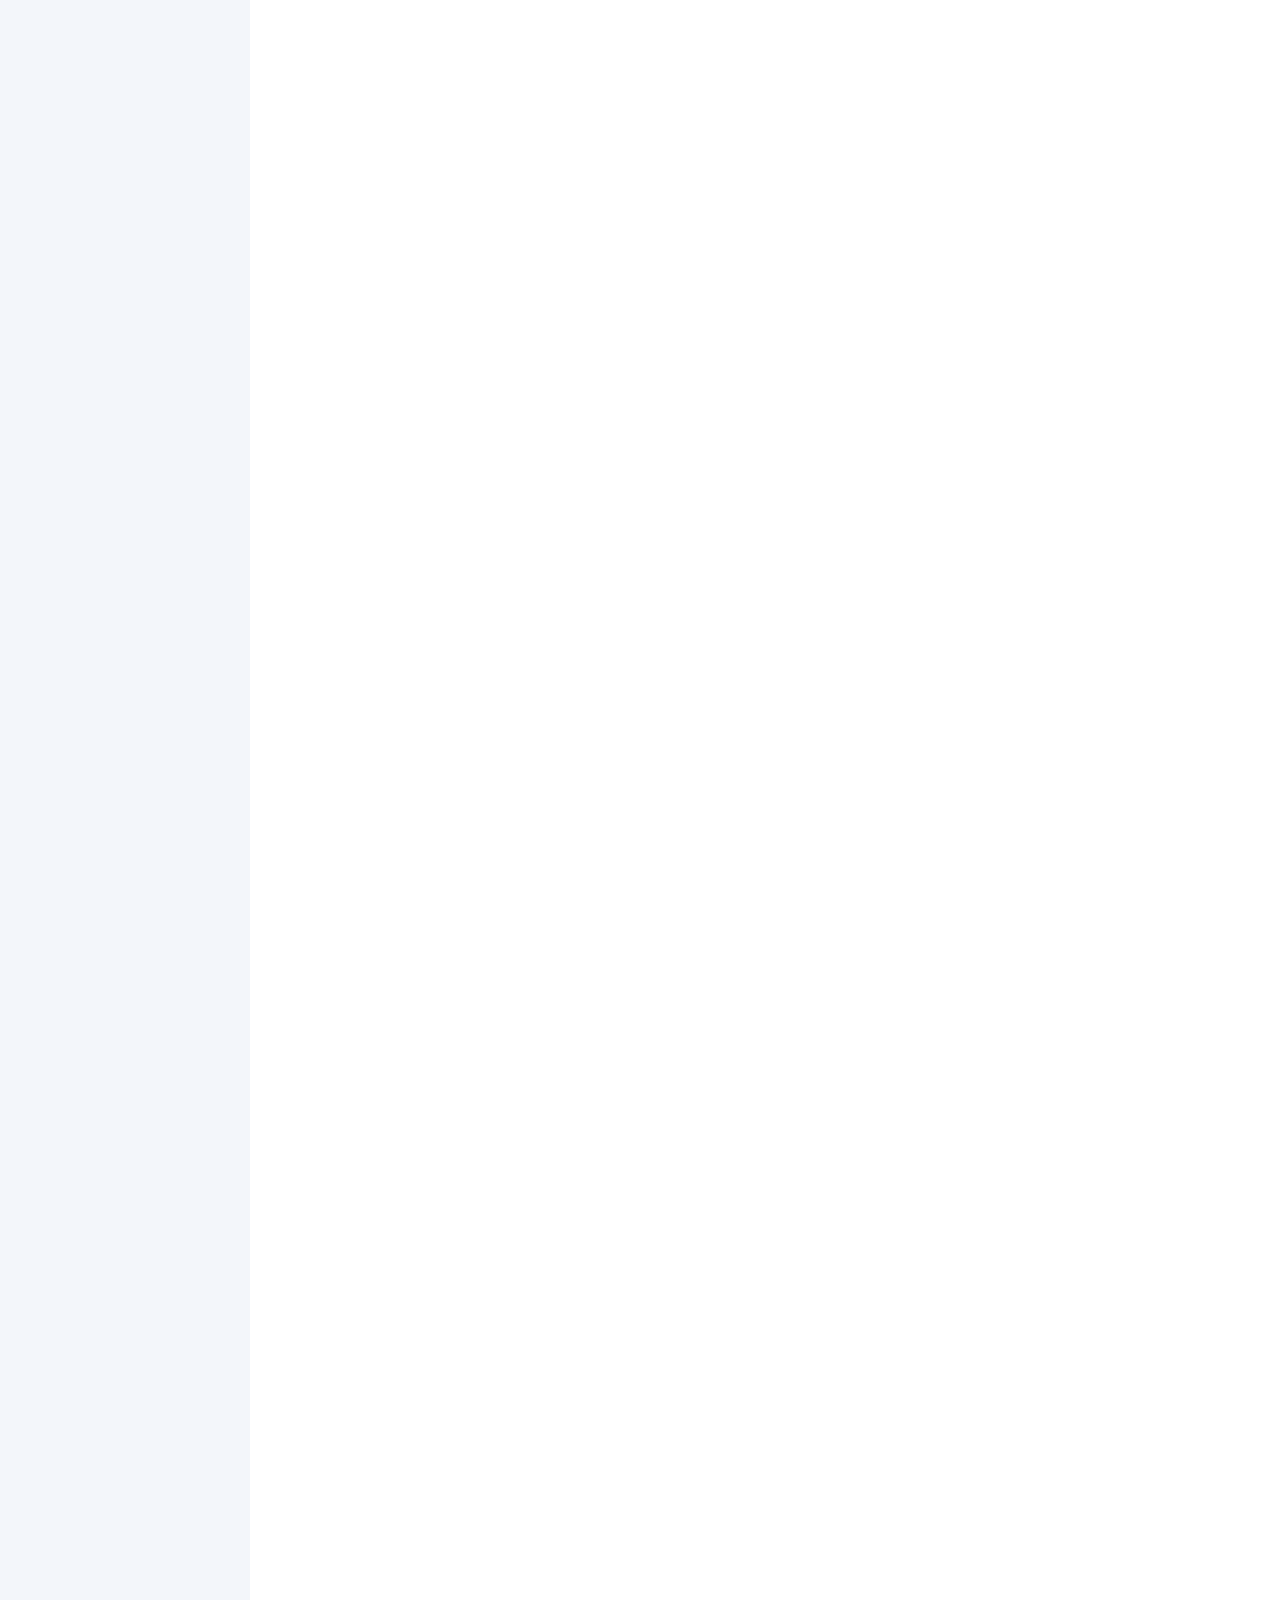
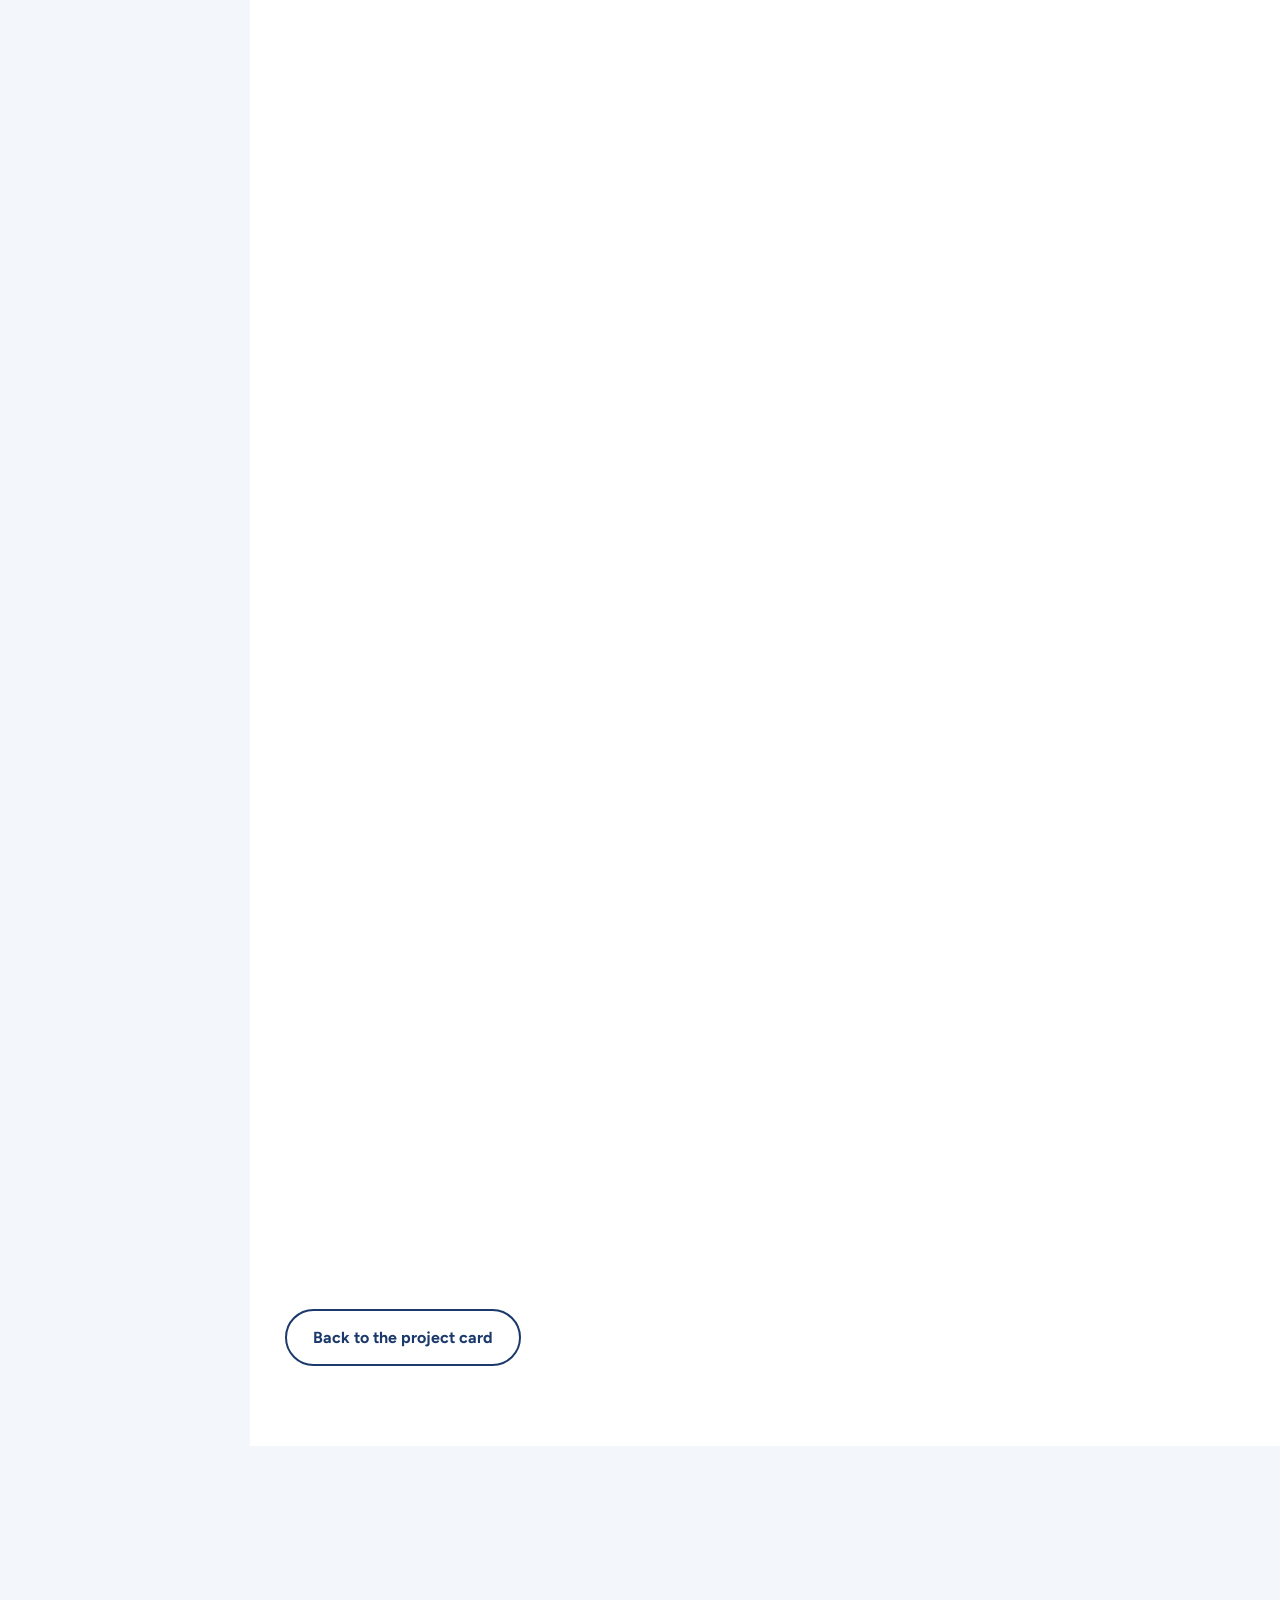
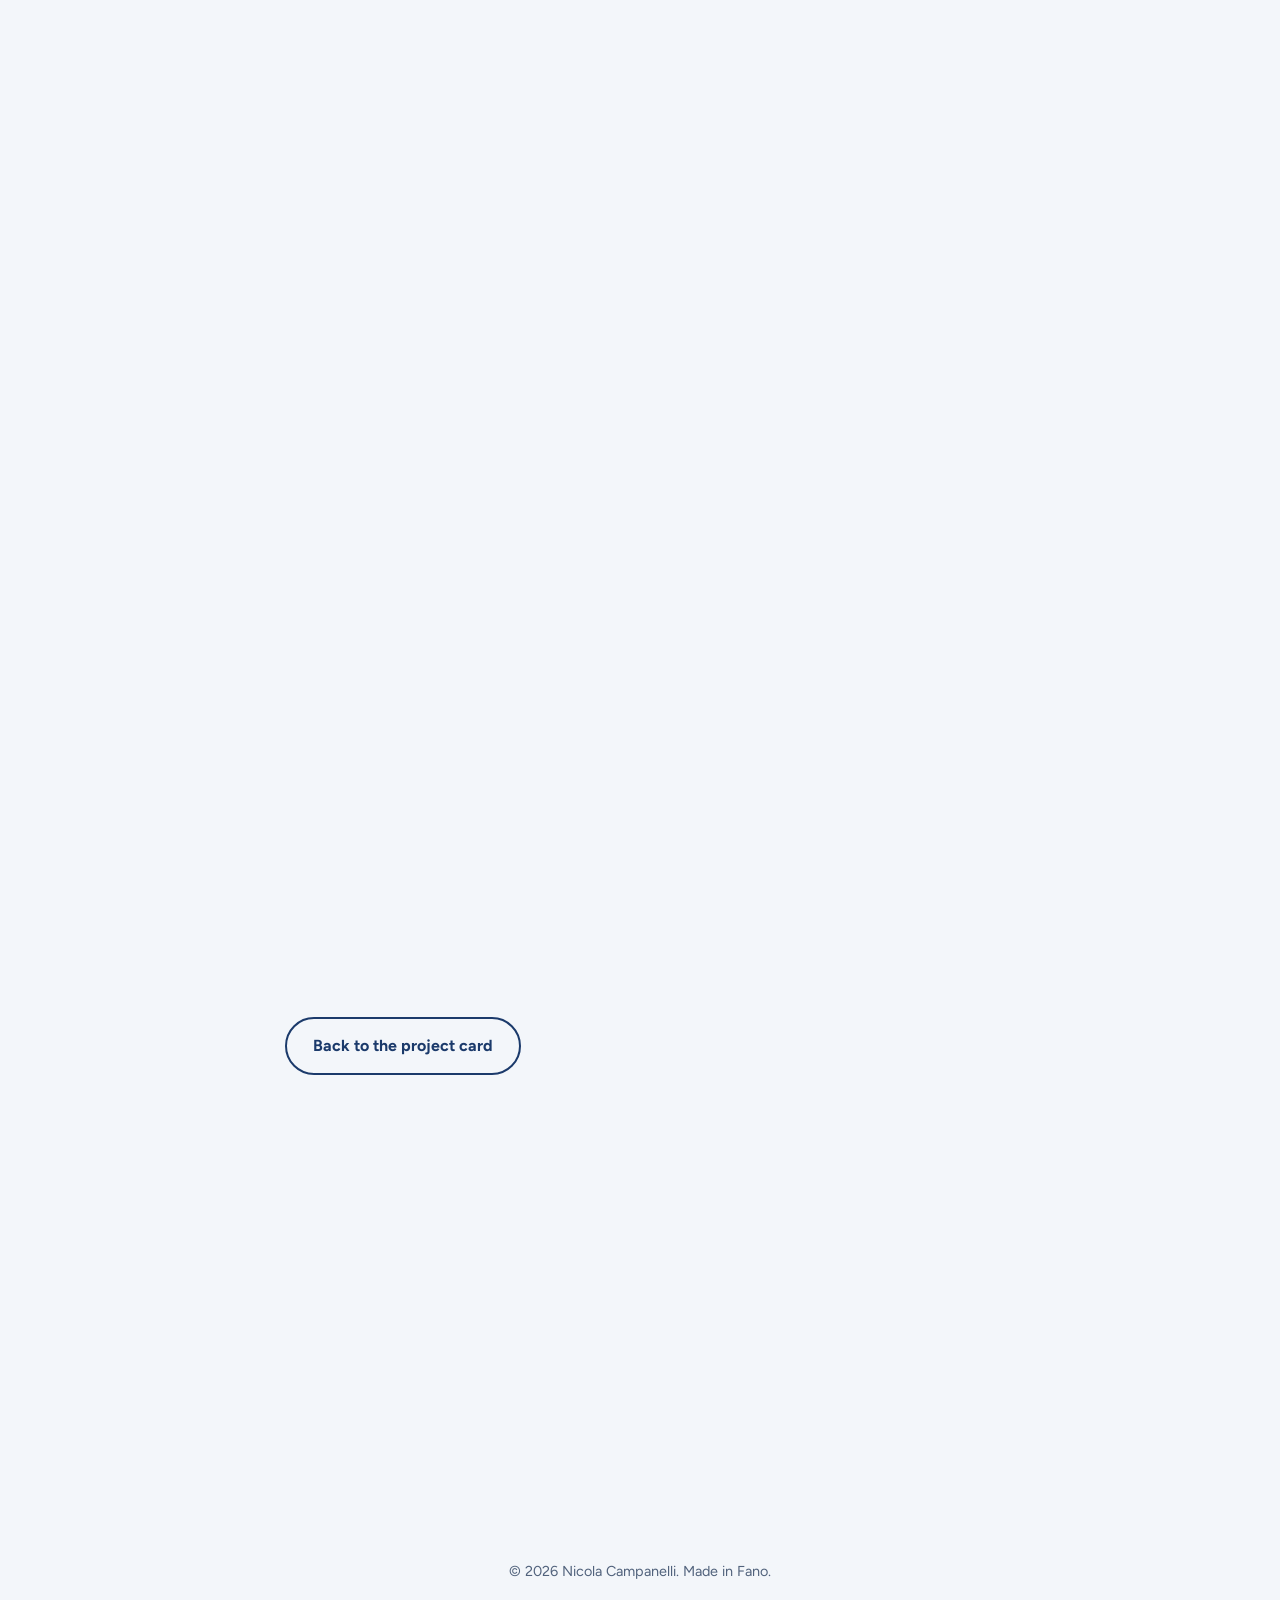
<file: details.html>
<!DOCTYPE html>
<html lang="en">
<head>
<meta charset="utf-8">
<meta name="viewport" content="width=device-width, initial-scale=1">
<title data-i18n="dt.title">Nicola | Projects and papers in depth</title>
<meta name="description" content="In-depth look at Nicola Campanelli's two papers on reinforcement learning for hybrid vehicles and long-duration battery storage, plus his solar PV project." data-i18n-attr="content:dt.desc">
<script>document.documentElement.classList.add('js')</script>
<link rel="preconnect" href="https://fonts.googleapis.com">
<link rel="preconnect" href="https://fonts.gstatic.com" crossorigin>
<link href="https://fonts.googleapis.com/css2?family=Bricolage+Grotesque:opsz,wght@12..96,500;12..96,700;12..96,800&family=Figtree:wght@400;500;600;700&display=swap" rel="stylesheet">
<link rel="stylesheet" href="css/site.css">
</head>
<body data-page="details">

<header class="page-hero" id="top">
  <div class="sun" aria-hidden="true"></div>
  <div class="wrap">
    <h1 data-i18n="dt.h1">Projects and papers, in depth</h1>
    <p data-i18n="dt.sub">The longer story behind the cards on the main page: what I asked, how I tried to answer, and what the numbers said.</p>
    <div class="jump">
      <a href="#sac" data-i18n="dt.j1">Hybrid car + AI</a>
      <a href="#battery" data-i18n="dt.j2">Battery storage</a>
      <a href="#pv" data-i18n="dt.j3">Solar PV</a>
    </div>
  </div>
</header>

<main class="with-toc">
<aside class="toc" id="toc" data-i18n-attr="aria-label:dt.toc" aria-label="On this page"><p class="toc-h" data-i18n="dt.toc">On this page</p><div id="toc-list"></div></aside>

<!-- ===================== SAC PAPER ===================== -->
<section class="detail" id="sac" data-toc="dt.j1">
  <div class="wrap">
    <div class="d-top reveal"><span class="tagline" data-i18n="dt.sac.tag">Paper, 2024</span></div>
    <h2 class="reveal" data-i18n="dt.sac.h">Teaching a hybrid car to save fuel</h2>
    <p class="d-meta reveal" data-i18n="dt.sac.meta">L. Rolando, N. Campanelli, L. Tresca, L. Pulvirenti and F. Millo. "Development of a Soft-Actor Critic Reinforcement Learning Algorithm for the Energy Management of a Hybrid Electric Vehicle". SAE Technical Paper 2024-37-0011, Politecnico di Torino.</p>
    <div class="btn-row reveal">
      <div class="has-pop" data-persist="1">
        <a class="btn btn-line" href="https://doi.org/10.4271/2024-37-0011" target="_blank" rel="noopener" data-i18n="ix.doi">Read the paper (DOI)</a>
        <div class="pop" role="note" data-i18n-html="dt.paywall2"><b>:)</b> Paywall in the way? If you're interested, just ask and I'll gladly send you the paper. <a href="index.html?prefill=sac#contact">Ask for a copy</a></div>
      </div>
      <a class="btn btn-dark" href="index.html#pub-sac" data-i18n="dt.seecard">See it on the main page</a>
    </div>

    <div class="stats stagger" style="margin-top:34px">
      <div class="stat reveal"><b>8.6%</b><span data-i18n="dt.sac.s1">more fuel than the theoretical best on the WLTC, with the battery ending at the target charge</span></div>
      <div class="stat reveal"><b>10</b><span data-i18n="dt.sac.s2">reward configurations trained and compared (5 for each of 2 rewards)</span></div>
      <div class="stat reveal"><b>3</b><span data-i18n="dt.sac.s3">driving cycles: one to train on, two the agent had never seen</span></div>
      <div class="stat reveal"><b>5</b><span data-i18n="dt.sac.s4">things the agent observes: speed, power demand, gearbox speed, battery charge, trip progress</span></div>
    </div>

    <h3 class="sub reveal" data-i18n="dt.sac.a.h">The problem</h3>
    <div class="prose reveal">
      <p data-i18n="dt.sac.a.p1">A plug-in hybrid has two ways to move: the engine and the electric motor. At every instant, a controller called the Energy Management System (EMS) decides how to split the work. That choice decides how much fuel the car burns.</p>
      <p data-i18n="dt.sac.a.p2">Dynamic Programming (DP) finds the mathematically best split, but it needs to know the whole trip in advance and a lot of computing time, so a car cannot use it live. Simple rule-based controllers run in real time, but they are usually far from optimal. Reinforcement learning (RL) offers a third way: an agent learns by trial and error, then runs in real time. The question of this paper: how close to the DP optimum can it get?</p>
    </div>

    <h3 class="sub reveal" data-i18n="dt.sac.b.h">The vehicle</h3>
    <div class="two">
      <div class="prose reveal rv-left">
        <p data-i18n="dt.sac.b.p1">The test vehicle is a state-of-the-art diesel plug-in hybrid sold in Europe, with a parallel P2 architecture: the engine and the electric motor both feed a 9-speed automatic gearbox that drives the rear axle.</p>
        <p data-i18n="dt.sac.b.p2">Training an agent takes hundreds of simulated cycles, so the original digital twin was simplified to a fast backward-kinematic model in Python and validated against experimental data from the real car.</p>
      </div>
      <table class="spec reveal rv-right">
        <caption data-i18n="dt.sac.b.cap">Vehicle and powertrain</caption>
        <tbody>
          <tr><th data-i18n="dt.sac.b.r1">Curb weight</th><td>2060 kg</td></tr>
          <tr><th data-i18n="dt.sac.b.r2">Engine</th><td data-i18n="dt.sac.b.v2">1950 cm³ turbo diesel, 4 cylinders, 143 kW</td></tr>
          <tr><th data-i18n="dt.sac.b.r3">Electric motor</th><td data-i18n="dt.sac.b.v3">Permanent-magnet synchronous, 90 kW / 440 Nm</td></tr>
          <tr><th data-i18n="dt.sac.b.r4">Transmission</th><td data-i18n="dt.sac.b.v4">9-speed automatic with torque converter</td></tr>
          <tr><th data-i18n="dt.sac.b.r5">Battery</th><td data-i18n="dt.sac.b.v5">Li-NMC, 13.5 kWh, 365 V</td></tr>
          <tr><th data-i18n="dt.sac.b.r6">Layout</th><td data-i18n="dt.sac.b.v6">Rear-wheel drive, parallel P2</td></tr>
        </tbody>
      </table>
    </div>

    <h3 class="sub reveal" data-i18n="dt.sac.c.h">How the agent learns</h3>
    <div class="prose reveal">
      <p data-i18n="dt.sac.c.p1">The agent is a Soft Actor-Critic (SAC). It has two parts: an actor that proposes what to do, and a critic that judges how good that was. Its actor is stochastic: for each situation it outputs a bell curve of possible actions, which keeps it exploring instead of getting stuck. After training, the randomness is switched off and the agent acts deterministically.</p>
    </div>
    <figure class="fig dg reveal rv-zoom">
      <h4 data-i18n="dt.sac.c.fig">The learning loop</h4>
      <svg viewBox="0 0 760 290" role="img" data-i18n-attr="aria-label:dt.sac.c.alt" aria-label="Diagram of the learning loop: the SAC agent sends an engine torque action to the vehicle digital twin, which returns a reward and the new state.">
        <defs><marker id="ah" viewBox="0 0 10 10" refX="8" refY="5" markerWidth="8" markerHeight="8" orient="auto"><path d="M0 0 L10 5 L0 10z" fill="#1B3A6B"/></marker></defs>
        <g class="node"><rect x="20" y="70" width="210" height="120" rx="18" fill="#1B3A6B"/>
          <text x="125" y="118" text-anchor="middle" class="wh" data-i18n="dt.d1.agent">SAC agent</text>
          <text x="125" y="142" text-anchor="middle" class="sm wh" data-i18n="dt.d1.agent2">actor + critic</text>
          <text x="125" y="162" text-anchor="middle" class="sm wh" data-i18n="dt.d1.agent3">neural networks</text></g>
        <g class="node"><rect x="530" y="70" width="210" height="120" rx="18" fill="#D8341F"/>
          <text x="635" y="118" text-anchor="middle" class="wh" data-i18n="dt.d1.env">Digital twin</text>
          <text x="635" y="142" text-anchor="middle" class="sm wh" data-i18n="dt.d1.env2">of the hybrid car</text>
          <text x="635" y="162" text-anchor="middle" class="sm wh" data-i18n="dt.d1.env3">Python, Gymnasium</text></g>
        <line class="flow" x1="236" y1="104" x2="522" y2="104" stroke="#1B3A6B" stroke-width="3" marker-end="url(#ah)"/>
        <text x="380" y="88" text-anchor="middle" data-i18n="dt.d1.act">Action: engine torque</text>
        <text x="380" y="126" text-anchor="middle" class="sm" data-i18n="dt.d1.act2">(as a share of the maximum)</text>
        <line class="flow" x1="524" y1="160" x2="238" y2="160" stroke="#D8341F" stroke-width="3" marker-end="url(#ah)" style="--c:red"/>
        <text x="380" y="150" text-anchor="middle" data-i18n="dt.d1.rew">Reward + new state</text>
        <text x="380" y="184" text-anchor="middle" class="sm" data-i18n="dt.d1.rew2">fuel burned, battery charge...</text>
        <rect x="20" y="226" width="720" height="44" rx="12" fill="#DCE7F3"/>
        <text x="380" y="253" text-anchor="middle" data-i18n="dt.d1.states">The agent sees: vehicle speed · power demand · gearbox speed · battery charge · distance travelled</text>
      </svg>
      <p class="cap" data-i18n-html="dt.d1.cap"><b>Trial and error, hundreds of times.</b> Every driving cycle is one episode. The agent tries torque values, receives a reward and slowly learns which ones lead to lower fuel use. The "distance travelled" input needs no connected car: a phone's GPS is enough.</p>
    </figure>

    <h3 class="sub reveal" data-i18n="dt.sac.d.h">Two ways to reward the agent</h3>
    <div class="prose reveal">
      <p data-i18n="dt.sac.d.p1">In RL the reward is everything: a poorly designed one gives poor results no matter how long you train. The goal is minimum fuel while ending the cycle with the same battery charge it started with (charge sustaining). RL cannot enforce that as a hard constraint like DP does, so the reward has to do it.</p>
    </div>
    <div class="two">
      <div class="reveal rv-left">
        <h4 style="font-family:var(--display);font-size:1.15rem" data-i18n="dt.sac.d.c1">Case 1: always nudge towards the target</h4>
        <div class="formula">r = k<sub>1</sub> − k<sub>2</sub>·ṁ<sub>f</sub>·Δt − k<sub>3</sub>·(SoC − SoC<sub>trg</sub>)²<small data-i18n="dt.sac.d.f1">Penalizes fuel flow and any distance of the battery charge (SoC) from the target.</small></div>
      </div>
      <div class="reveal rv-right">
        <h4 style="font-family:var(--display);font-size:1.15rem" data-i18n="dt.sac.d.c2">Case 2: free inside a band</h4>
        <div class="formula">r = k<sub>1</sub> − (k<sub>2</sub>·ṁ<sub>f</sub> + k<sub>3</sub>·P<sub>SoC</sub>)·Δt<small data-i18n="dt.sac.d.f2">The SoC penalty P_SoC is zero while the charge stays between two boundary lines, and grows only outside them.</small></div>
      </div>
    </div>
    <div class="prose reveal">
      <p data-i18n="dt.sac.d.p2">Case 2 lets the agent use the battery freely as long as it stays in the band. In the last third of the cycle the band narrows, nudging the agent to end at the target charge. For each reward, the weight k₃ was swept over five values (200 to 400 with k₂ fixed at 200), giving the 10 trained agents.</p>
    </div>

    <h3 class="sub reveal" data-i18n="dt.sac.e.h">What came out</h3>
    <div class="prose reveal">
      <p data-i18n="dt.sac.e.p1">All ten agents kept the battery close to the target. The best one, Case 2 with k₃ = 300 (called 2C in the paper), balanced a near-perfect final charge with low fuel use. It was then tested against DP on the training cycle (WLTC) and on two cycles it had never seen: the urban FTP75 and the highway HFET.</p>
    </div>
    <div>
      <figure class="fig reveal">
        <h4 data-i18n="dt.sac.e.f1">Fuel consumption, SAC vs. the optimum</h4>
        <div class="cj" data-chart="sac-fuel"></div>
        <p class="cap" data-i18n-html="dt.sac.e.c1"><b>Lower is better.</b> DP is the theoretical best for a perfectly charge-sustaining trip.</p>
      </figure>
      <figure class="fig reveal">
        <h4 data-i18n="dt.sac.e.f2">Gap versus the optimum</h4>
        <div class="cj" data-chart="sac-gap"></div>
        <p class="cap" data-i18n-html="dt.sac.e.c2"><b>Fuel difference from DP.</b> The HFET "win" comes with a battery that ended 2% below target, so it is not a real gain.</p>
      </figure>
    </div>
    <table class="spec reveal" style="margin-top:6px">
      <caption data-i18n="dt.sac.e.cap">Final battery charge (SoC) at the end of each cycle</caption>
      <thead><tr><th data-i18n="dt.sac.e.t0">Controller</th><th>WLTC</th><th>FTP75</th><th>HFET</th></tr></thead>
      <tbody>
        <tr><th data-i18n="dt.sac.e.t1">DP (target 0.50)</th><td>0.50</td><td>0.50</td><td>0.50</td></tr>
        <tr><th data-i18n="dt.sac.e.t2">SAC agent</th><td>0.50</td><td>0.52</td><td>0.48</td></tr>
      </tbody>
    </table>
    <div class="prose reveal" style="margin-top:20px">
      <ul>
        <li data-i18n-html="dt.sac.e.l1"><b>Different strategy, similar result.</b> The agent drains the battery more at the start of the cycle and relies more on the electric motor, then uses the engine to recharge later, while DP keeps the charge steadier.</li>
        <li data-i18n-html="dt.sac.e.l2"><b>Where it loses.</b> The agent's engine operating points are more scattered on the efficiency map, including inefficient low-load points, while DP stays closer to the optimal operating line.</li>
        <li data-i18n-html="dt.sac.e.l3"><b>The urban cycle is harder.</b> On FTP75 the fuel use was 17.5% above DP and the charge ended 2% high. The extra charge explains part of it, not all.</li>
      </ul>
    </div>
    <div class="callout reveal"><span data-i18n-html="dt.sac.e.call"><b>Honest reading.</b> The agent never saw FTP75 or HFET during training and stayed within about 17.5% of the optimum on both, without perfect charge sustainability. That is encouraging for a first, untuned version, and it is exactly where the next steps start.</span></div>

    <h3 class="sub reveal" data-i18n="dt.sac.f.h">Training setup</h3>
    <div class="two">
      <table class="spec reveal rv-left">
        <caption data-i18n="dt.sac.f.cap">Main hyperparameters (both networks)</caption>
        <tbody>
          <tr><th data-i18n="dt.sac.f.r1">Discount factor</th><td>0.99</td></tr>
          <tr><th data-i18n="dt.sac.f.r2">Hidden layers</th><td data-i18n="dt.sac.f.v2">2 × 256 neurons</td></tr>
          <tr><th data-i18n="dt.sac.f.r3">Learning rate</th><td>0.0003</td></tr>
          <tr><th data-i18n="dt.sac.f.r4">Mini-batch size</th><td>256</td></tr>
          <tr><th data-i18n="dt.sac.f.r5">Soft-update coefficient</th><td>0.005</td></tr>
        </tbody>
      </table>
      <div class="prose reveal rv-right">
        <p data-i18n="dt.sac.f.p1">The hyperparameters were kept fixed on purpose, so that any difference in results comes from the reward and not from tuning. A model was saved every 20 episodes.</p>
        <p data-i18n="dt.sac.f.p2">Tools: a Python environment built to the Gymnasium standard, the SAC implementation from Stable-Baselines3, and an open-source MATLAB Dynamic Programming code from ETH Zurich for the benchmark.</p>
      </div>
    </div>
    <h3 class="sub reveal" data-i18n="dt.sac.g.h">What's next</h3>
    <div class="prose reveal"><p data-i18n="dt.sac.g.p">Tune the hyperparameters of the networks, extend the agent to charge-depleting operation, train it over many driving cycles representing different patterns, and eventually run the approach on a high-fidelity forward-dynamics model of the car.</p></div>
    <div class="btn-row back"><a class="btn btn-line" href="index.html#proj-sac" data-i18n="dt.backproj">Back to the project card</a></div>
  </div>
</section>

<!-- ===================== BATTERY PAPER ===================== -->
<section class="detail alt" id="battery" data-toc="dt.j2">
  <div class="wrap">
    <div class="d-top reveal"><span class="tagline red" data-i18n="dt.bat.tag">Paper, 2026</span></div>
    <h2 class="reveal" data-i18n="dt.bat.h">Is a battery storage worth it?</h2>
    <p class="d-meta reveal" data-i18n="dt.bat.meta">N. Campanelli and M. D'Arpino. "Optimal control and techno-economic analysis of long-duration battery energy storage system applications". Journal of Energy Storage, vol. 164, 2026. The Ohio State University.</p>
    <div class="btn-row reveal">
      <div class="has-pop" data-persist="1">
        <a class="btn btn-line" href="https://doi.org/10.1016/j.est.2026.121863" target="_blank" rel="noopener" data-i18n="ix.doi">Read the paper (DOI)</a>
        <div class="pop" role="note" data-i18n-html="dt.paywall1"><b>:)</b> Paywall in the way? If you're interested, just ask and I'll gladly send you the paper. <a href="index.html?prefill=battery#contact">Ask for a copy</a></div>
      </div>
      <a class="btn btn-dark" href="index.html#pub-battery" data-i18n="dt.seecard">See it on the main page</a>
    </div>

    <div class="stats stagger" style="margin-top:34px">
      <div class="stat reveal"><b>32.4%</b><span data-i18n="dt.bat.s1">lower yearly electricity bill with a battery plus wind power</span></div>
      <div class="stat reveal"><b>20.4%</b><span data-i18n="dt.bat.s2">lower bill with the battery alone, thanks to cheaper charging and fewer demand peaks</span></div>
      <div class="stat reveal"><b>5</b><span data-i18n="dt.bat.s3">scenarios, all built on real data from a building, a wind turbine and the market</span></div>
      <div class="stat reveal"><b>$0.23</b><span data-i18n="dt.bat.s4">per kWh to store energy in the standalone case, against a 2030 target of $0.05</span></div>
    </div>

    <h3 class="sub reveal" data-i18n="dt.bat.a.h">The question</h3>
    <div class="prose reveal">
      <p data-i18n="dt.bat.a.p1">Long-duration batteries can hold energy for 10 hours or more. They promise to cut electricity bills, back up renewables and help the grid, but they are expensive. Is the investment worth it?</p>
      <p data-i18n="dt.bat.a.p2">The usual tool to compare storage costs is the Levelized Cost of Storage (LCOS): the price at which each stored kWh must be sold to repay the project. Traditional calculators assume the battery cycles at a constant rate with a constant efficiency and a fixed energy price. Real batteries do not behave like that: they charge when power is cheap and discharge when it is expensive or when the building peaks.</p>
      <p data-i18n="dt.bat.a.p3">The contribution of this work is to put the optimal control of the battery inside the cost analysis, so the LCOS is computed from how the battery would actually be operated.</p>
    </div>

    <figure class="fig dg reveal rv-zoom">
      <h4 data-i18n="dt.bat.b.fig">The method, end to end</h4>
      <svg viewBox="0 0 760 210" role="img" data-i18n-attr="aria-label:dt.bat.b.alt" aria-label="Flow diagram: real data feeds a plant and battery model, an optimal control block, an energy cost calculator and finally the levelized cost of storage.">
        <defs><marker id="ah2" viewBox="0 0 10 10" refX="8" refY="5" markerWidth="8" markerHeight="8" orient="auto"><path d="M0 0 L10 5 L0 10z" fill="#1B3A6B"/></marker></defs>
        <g class="node"><rect x="6" y="40" width="130" height="110" rx="16" fill="#DCE7F3"/>
          <text x="71" y="82" text-anchor="middle" data-i18n="dt.d2.1a">Real data</text>
          <text x="71" y="104" text-anchor="middle" class="sm" data-i18n="dt.d2.1b">building load</text>
          <text x="71" y="122" text-anchor="middle" class="sm" data-i18n="dt.d2.1c">wind, prices</text></g>
        <g class="node"><rect x="157" y="40" width="130" height="110" rx="16" fill="#1B3A6B"/>
          <text x="222" y="82" text-anchor="middle" class="wh" data-i18n="dt.d2.2a">Plant model</text>
          <text x="222" y="104" text-anchor="middle" class="sm wh" data-i18n="dt.d2.2b">battery cells,</text>
          <text x="222" y="122" text-anchor="middle" class="sm wh" data-i18n="dt.d2.2c">limits, losses</text></g>
        <g class="node"><rect x="308" y="40" width="144" height="110" rx="16" fill="#D8341F"/>
          <text x="380" y="82" text-anchor="middle" class="wh" data-i18n="dt.d2.3a">Optimal control</text>
          <text x="380" y="104" text-anchor="middle" class="sm wh" data-i18n="dt.d2.3b">Dynamic</text>
          <text x="380" y="122" text-anchor="middle" class="sm wh" data-i18n="dt.d2.3c">Programming</text></g>
        <g class="node"><rect x="473" y="40" width="130" height="110" rx="16" fill="#1B3A6B"/>
          <text x="538" y="82" text-anchor="middle" class="wh" data-i18n="dt.d2.4a">Energy bill</text>
          <text x="538" y="104" text-anchor="middle" class="sm wh" data-i18n="dt.d2.4b">energy and</text>
          <text x="538" y="122" text-anchor="middle" class="sm wh" data-i18n="dt.d2.4c">demand charges</text></g>
        <g class="node"><rect x="624" y="40" width="130" height="110" rx="16" fill="#F5B335"/>
          <text x="689" y="82" text-anchor="middle" data-i18n="dt.d2.5a">LCOS</text>
          <text x="689" y="104" text-anchor="middle" class="sm" style="fill:#14243D" data-i18n="dt.d2.5b">cost of storing</text>
          <text x="689" y="122" text-anchor="middle" class="sm" style="fill:#14243D" data-i18n="dt.d2.5c">each kWh</text></g>
        <g stroke="#1B3A6B" stroke-width="3" class="flow">
          <line x1="138" y1="95" x2="154" y2="95" marker-end="url(#ah2)"/><line x1="289" y1="95" x2="305" y2="95" marker-end="url(#ah2)"/>
          <line x1="454" y1="95" x2="470" y2="95" marker-end="url(#ah2)"/><line x1="605" y1="95" x2="621" y2="95" marker-end="url(#ah2)"/></g>
        <text x="380" y="188" text-anchor="middle" class="sm" data-i18n="dt.d2.foot">Everything is simulated hour by hour over the whole of 2022, in MATLAB.</text>
      </svg>
    </figure>

    <h3 class="sub reveal" data-i18n="dt.bat.c.h">The system that was simulated</h3>
    <div class="two">
      <div class="prose reveal rv-left">
        <p data-i18n="dt.bat.c.p1">A "behind the meter" plant: a commercial building, a wind turbine and a long-duration battery connected to the grid. The building and the wind are uncontrollable; the battery is the only thing the optimizer decides.</p>
        <p data-i18n="dt.bat.c.p2">The battery is modelled cell by cell with an equivalent circuit built on experimental measurements, including its internal resistance and the efficiency of the converter, so charging and discharging are not "free".</p>
        <p data-i18n="dt.bat.c.p3">Dynamic Programming looks at the whole year and finds the cheapest sequence of charge and discharge decisions. Demand charges are then computed on the resulting grid power peaks.</p>
      </div>
      <table class="spec reveal rv-right">
        <caption data-i18n="dt.bat.c.cap">Case study inputs</caption>
        <tbody>
          <tr><th data-i18n="dt.bat.c.r1">Battery</th><td data-i18n="dt.bat.c.v1">752 kWh sodium metal halide, 526 kWh usable (SoC 10 to 80%), up to 10 h discharge</td></tr>
          <tr><th data-i18n="dt.bat.c.r2">Wind turbine</th><td data-i18n="dt.bat.c.v2">250 kW, wind data for 2022, power bought through a PPA</td></tr>
          <tr><th data-i18n="dt.bat.c.r3">Building</th><td data-i18n="dt.bat.c.v3">Research building at Ohio State, 882 MWh of grid energy per year</td></tr>
          <tr><th data-i18n="dt.bat.c.r4">Electricity price</th><td data-i18n="dt.bat.c.v4">Hourly real-time market price for 2022</td></tr>
          <tr><th data-i18n="dt.bat.c.r5">Demand charge</th><td data-i18n="dt.bat.c.v5">$7.01 per kW of monthly peak, 150 kW threshold</td></tr>
          <tr><th data-i18n="dt.bat.c.r6">Project life</th><td data-i18n="dt.bat.c.v6">20 years, with a cell replacement after 15</td></tr>
        </tbody>
      </table>
    </div>

    <h3 class="sub reveal" data-i18n="dt.bat.d.h">Five scenarios</h3>
    <div class="scn stagger">
      <article class="reveal"><h4 data-i18n="dt.bat.d.1h">1A. Arbitrage</h4><p data-i18n="dt.bat.d.1p">The battery supports the building by buying cheap and avoiding expensive hours. Demand charges are not part of the optimization.</p></article>
      <article class="reveal"><h4 data-i18n="dt.bat.d.2h">1B. Arbitrage + peak shaving</h4><p data-i18n="dt.bat.d.2p">As 1A, but the optimizer also caps the power drawn from the grid to cut demand charges.</p></article>
      <article class="reveal"><h4 data-i18n="dt.bat.d.3h">1C. Adding wind</h4><p data-i18n="dt.bat.d.3p">As 1B, plus power from a wind turbine under a Power Purchase Agreement.</p></article>
      <article class="reveal"><h4 data-i18n="dt.bat.d.4h">2. Battery alone</h4><p data-i18n="dt.bat.d.4p">No building: the battery only trades energy with the grid, as a pure arbitrage business.</p></article>
      <article class="reveal"><h4 data-i18n="dt.bat.d.5h">3. Battery at a wind farm</h4><p data-i18n="dt.bat.d.5p">The battery delays the wind farm's sales to the hours when the price is higher.</p></article>
    </div>

    <h3 class="sub reveal" data-i18n="dt.bat.e.h">What the optimal control does</h3>
    <div class="prose reveal">
      <p data-i18n="dt.bat.e.p1">The optimizer charges when electricity is cheap, discharges when it is expensive, and shaves the building's power peaks. It also plans across days. In the April 2022 example of the paper, it keeps storing energy from day 14 to day 17 so that on day 18 the battery can cover most of the building's demand, avoiding a costly day.</p>
      <p data-i18n="dt.bat.e.p2">That is the point of long duration: the value is not only in the instant price, but in moving energy through time, and in the demand charge it saves on the way.</p>
    </div>

    <h3 class="sub reveal" data-i18n="dt.bat.f.h">Results: the bill goes down</h3>
    <figure class="fig reveal">
      <h4 data-i18n="dt.bat.f.fig">Yearly electricity bill (2022)</h4>
      <div class="cj" data-chart="bat-bill"></div>
      <p class="cap" data-i18n-html="dt.bat.f.cap"><b>Savings:</b> 6.3% in 1A, 20.4% in 1B and 32.4% in 1C. Wind alone accounts for 16.9 points of the last one. Note: in the paper's table the 1B parts add up to $70,203, while its stated total is $71,413; the totals shown here are the stated ones.</p>
    </figure>
    <div class="callout blue reveal"><span data-i18n-html="dt.bat.f.call"><b>A surprise in 1A.</b> Its demand charges ($25,219) are higher than with no battery ($22,131). To exploit very low prices, the optimizer charges at full power and creates a grid peak higher than the building's own. 1B fixes this by limiting the peak.</span></div>

    <h3 class="sub reveal" data-i18n="dt.bat.g.h">The catch: storing energy still costs more</h3>
    <div class="prose reveal">
      <p data-i18n="dt.bat.g.p1">With the operation known hour by hour, the LCOS can be computed properly: $0.23 to $0.26 per kWh for the building scenarios. Multiplying it by the energy the battery handles in a year gives what it costs to store that energy. Comparing that with what the battery earns or saves tells you whether the investment pays back.</p>
    </div>
    <figure class="fig reveal">
      <h4 data-i18n="dt.bat.g.fig">Benefit versus cost, per year</h4>
      <div class="cj" data-chart="bat-catch"></div>
      <p class="cap" data-i18n-html="dt.bat.g.cap"><b>Green is what the battery brings; red is what storing that energy costs.</b> In every scenario the cost is higher. Scenario 1C comes closest ($29,091 against $35,861), and it assumes the wind turbine is already there for free.</p>
    </figure>

    <h3 class="sub reveal" data-i18n="dt.bat.h.h">Would another chemistry change the answer?</h3>
    <div class="prose reveal">
      <p data-i18n="dt.bat.h.p1">The same optimal control was applied to the cost data of other battery types for Scenario 2. Lithium-ion (LFP) is the cheapest to store with, at $0.1726 per kWh. But for that scenario to break even, the LCOS would need to fall to about $0.1173 per kWh, roughly half of today's value, and the DOE target for 2030 is lower still.</p>
    </div>
    <figure class="fig reveal">
      <h4 data-i18n="dt.bat.h.fig">LCOS by battery chemistry (Scenario 2)</h4>
      <div class="cj" data-chart="bat-chem"></div>
      <p class="cap" data-i18n-html="dt.bat.h.cap"><b>Dollars per stored kWh.</b> No chemistry reaches the break-even line, so pure arbitrage still does not repay the investment.</p>
    </figure>

    <h3 class="sub reveal" data-i18n="dt.bat.i.h">Takeaways</h3>
    <div class="prose reveal">
      <ul>
        <li data-i18n-html="dt.bat.i.l1"><b>Operationally, it works.</b> A long-duration battery can cut a commercial building's bill by up to 20.4%, and by 32.4% together with wind.</li>
        <li data-i18n-html="dt.bat.i.l2"><b>Economically, not yet.</b> At current cost assumptions the cost of storage exceeds savings and revenues in every scenario.</li>
        <li data-i18n-html="dt.bat.i.l3"><b>Method matters.</b> Putting optimal control and real data inside the cost analysis changes the answer compared with a lumped calculation, and shows how scenarios differ.</li>
      </ul>
    </div>
    <div class="btn-row back"><a class="btn btn-line" href="index.html#proj-battery" data-i18n="dt.backproj">Back to the project card</a></div>
  </div>
</section>

<!-- ===================== PV PROJECT ===================== -->
<section class="detail" id="pv" data-toc="dt.j3">
  <div class="wrap">
    <div class="d-top reveal"><span class="tagline green" data-i18n="dt.pv.tag">Personal project, ongoing</span></div>
    <h2 class="reveal" data-i18n="dt.pv.h">How close can we get to energy independence?</h2>
    <p class="d-meta reveal" data-i18n="dt.pv.meta">A family-owned domestic solar installation, hourly production data and a modelling mindset. This page is still being written.</p>

    <!-- PLACEHOLDERS: replace each .ph-box below with real content (text, charts, tables) when ready. -->
    <div class="ph-grid stagger">
      <div class="ph-box reveal"><b data-i18n="dt.pv.p1">The installation</b><small data-i18n="dt.pv.p1s">Coming soon: size of the plant, location, orientation and how the data is collected.</small></div>
      <div class="ph-box reveal"><b data-i18n="dt.pv.p2">The data</b><small data-i18n="dt.pv.p2s">Coming soon: production versus expected output, consumption profile and market prices.</small></div>
      <div class="ph-box reveal"><b data-i18n="dt.pv.p3">The findings</b><small data-i18n="dt.pv.p3s">Coming soon: what the numbers say about self-consumption and energy independence.</small></div>
      <div class="ph-box reveal"><b data-i18n="dt.pv.p4">What's next</b><small data-i18n="dt.pv.p4s">Coming soon: adding a battery, a heat pump and, maybe, going off grid.</small></div>
    </div>

    <h3 class="sub reveal" data-i18n="dt.pv.c.h">A first look at the data</h3>
    <div class="two">
      <figure class="chart reveal rv-left">
        <button type="button" class="zoom" data-zoom="images/solar-daily-profile.png" data-title="A typical day of production" data-cap="Energy produced by hour of the day. The line is the median day, the bands show how much days vary." data-i18n-attr="data-title:ix.c1.t;data-cap:ix.c1.z">
          <img src="images/solar-daily-profile.png" alt="Chart of the energy produced by the solar panels for each hour of the day. The median day peaks at around 27 kWh at 1 pm, with wide variation between sunny and cloudy days." data-i18n-attr="alt:ix.c1.alt" width="1483" height="732" loading="lazy">
        </button>
        <figcaption data-i18n-html="ix.c1.cap"><b>A typical day.</b> Energy produced hour by hour: mean, median and percentiles.</figcaption>
      </figure>
      <figure class="chart reveal rv-right">
        <button type="button" class="zoom" data-zoom="images/solar-price-vs-production.png" data-title="Price vs. production" data-cap="Each dot is one hour. The more the panels produce, the lower the zonal price tends to be." data-i18n-attr="data-title:ix.c2.t;data-cap:ix.c2.z">
          <img src="images/solar-price-vs-production.png" alt="Scatter chart of hourly zonal electricity price against hourly solar production. The price tends to fall as production rises, by about 1.65 EUR per MWh for each extra kWh." data-i18n-attr="alt:ix.c2.alt" width="1378" height="732" loading="lazy">
        </button>
        <figcaption data-i18n-html="ix.c2.cap"><b>Production / Price.</b> Each dot is one hour. When the panels produce more, the electricity price tends to be lower: that's simple supply and demand.</figcaption>
      </figure>
    </div>
    <div class="btn-row back"><a class="btn btn-line" href="index.html#proj-pv" data-i18n="dt.backproj">Back to the project card</a></div>
  </div>
</section>

<section class="contact">
  <div class="wrap">
    <h2 class="reveal" data-i18n="dt.ct.h">Questions about any of this?</h2>
    <p class="lede reveal" data-i18n="dt.ct.p">I enjoy talking about the details, and about what I would do differently today.</p>
    <div class="actions reveal">
      <a class="btn btn-red" href="index.html#contact" data-i18n="nav.contact">Get in touch</a>
      <a class="btn btn-line" href="index.html" data-i18n="dt.back">Back to the main page</a>
    </div>
  </div>
</section>
</main>

<script src="js/i18n.js"></script>
<script src="js/strings.js"></script>
<script src="js/site.js"></script>
<script src="js/viewer.js"></script>
<script src="js/charts.js"></script>
<script src="js/toc.js"></script>
</body>
</html>
</file>
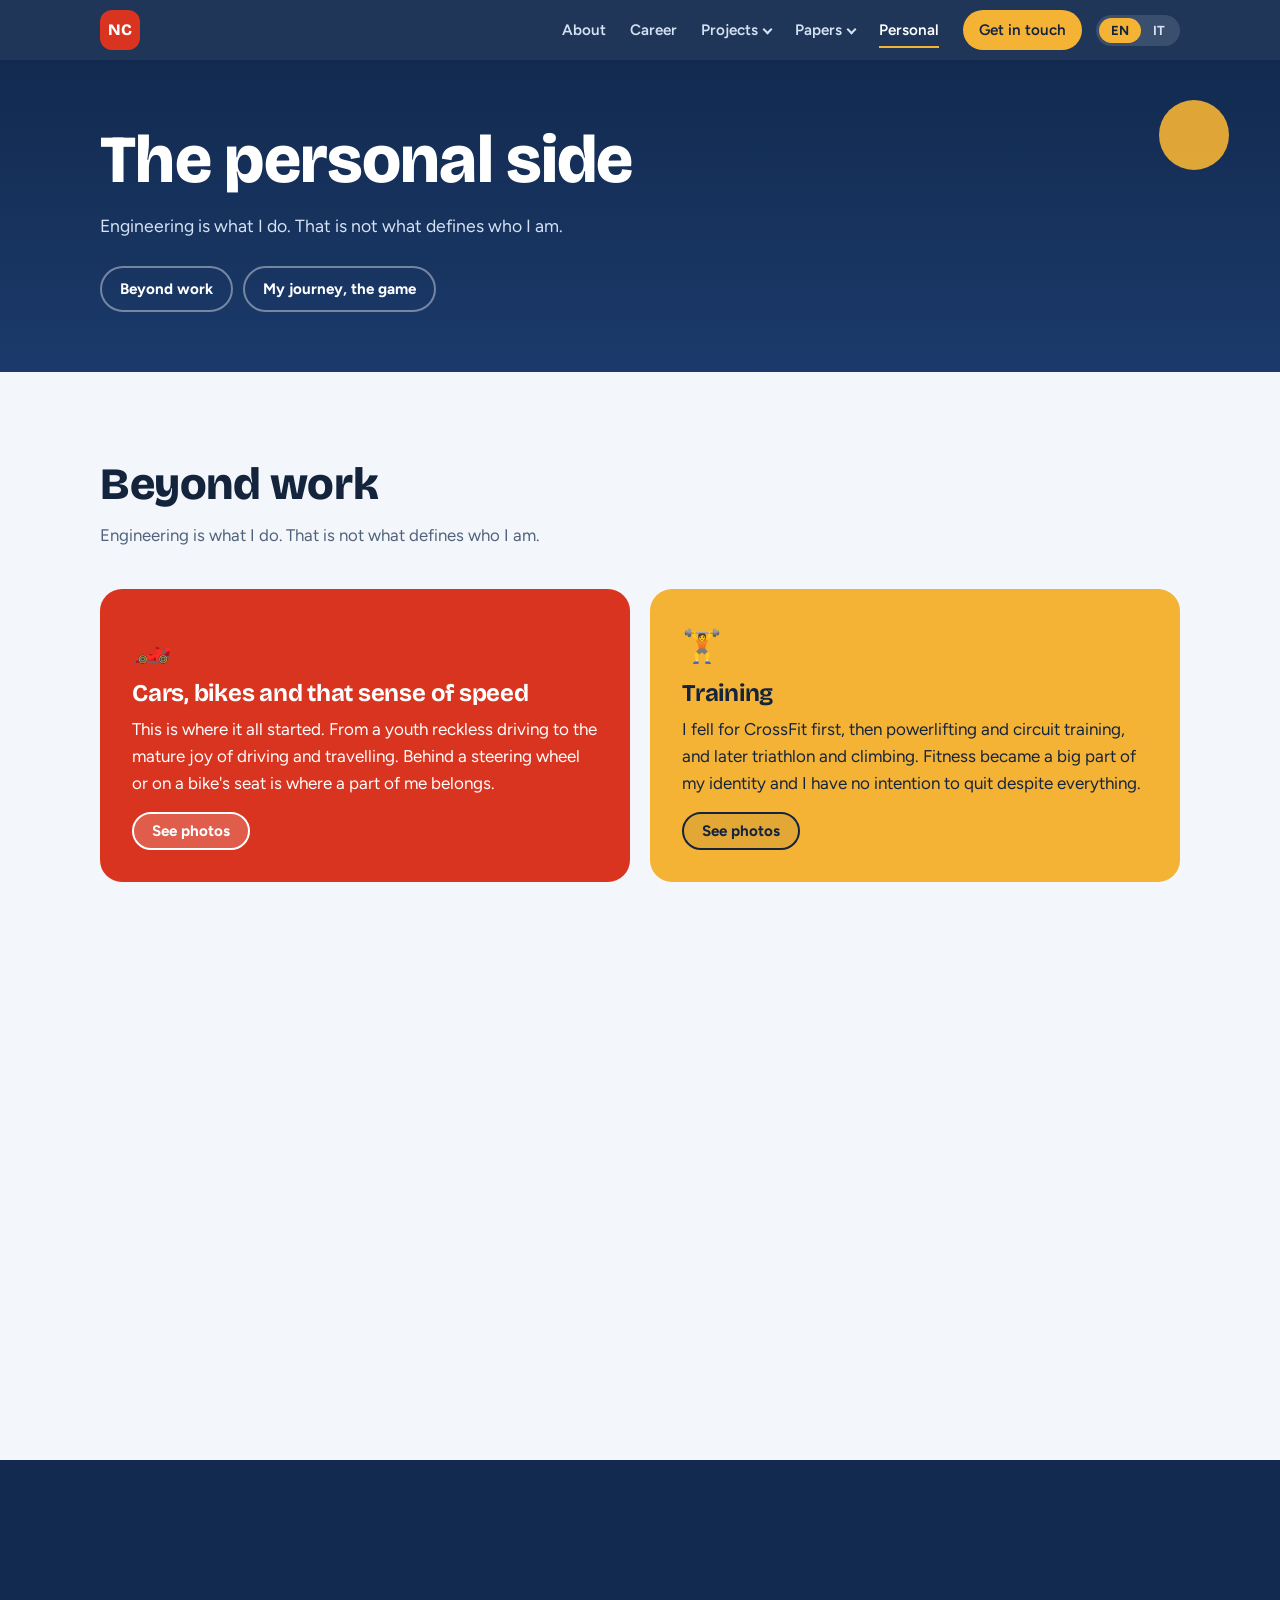
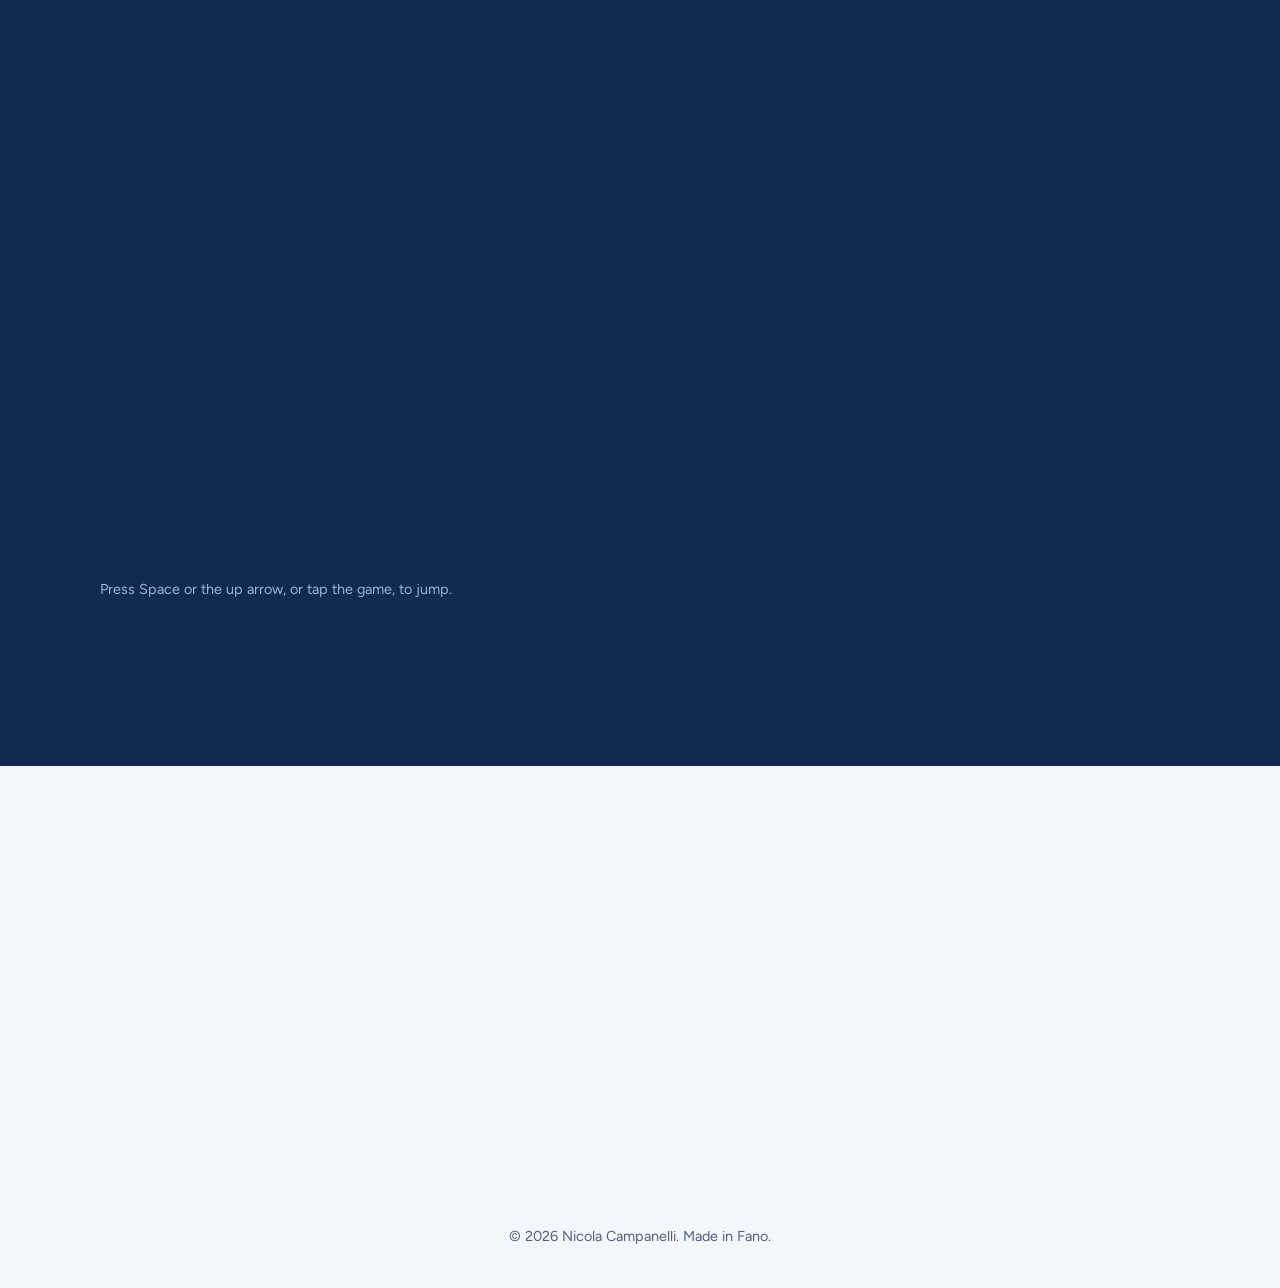
<file: personal.html>
<!DOCTYPE html>
<html lang="en">
<head>
<meta charset="utf-8">
<meta name="viewport" content="width=device-width, initial-scale=1">
<title data-i18n="pe.title">Nicola | The personal side</title>
<meta name="description" content="Beyond engineering: cars, training, mountains, reading, and a tiny game about Nicola's journey." data-i18n-attr="content:pe.desc">
<script>document.documentElement.classList.add('js')</script>
<link rel="preconnect" href="https://fonts.googleapis.com">
<link rel="preconnect" href="https://fonts.gstatic.com" crossorigin>
<link href="https://fonts.googleapis.com/css2?family=Bricolage+Grotesque:opsz,wght@12..96,500;12..96,700;12..96,800&family=Figtree:wght@400;500;600;700&display=swap" rel="stylesheet">
<link rel="stylesheet" href="css/site.css">
</head>
<body data-page="personal">

<header class="page-hero" id="top">
  <div class="sun" aria-hidden="true"></div>
  <div class="wrap">
    <h1 data-i18n="pe.h1">The personal side</h1>
    <p data-i18n="pe.sub">Engineering is what I do. That is not what defines who I am.</p>
    <div class="jump">
      <a href="#beyond" data-i18n="pe.j1">Beyond work</a>
      <a href="#play" data-i18n="pe.j2">My journey, the game</a>
    </div>
  </div>
</header>

<main>
<section id="beyond">
  <div class="wrap">
    <h2 class="reveal" data-i18n="pe.beyond.h">Beyond work</h2>
    <p class="lede reveal" data-i18n="pe.beyond.lede">Engineering is what I do. That is not what defines who I am.</p>
    <div class="passions stagger">
      <article class="passion p-red reveal rv-zoom" data-gallery="motor">
        <div class="em" aria-hidden="true">🏎️</div>
        <h3 data-i18n="pe.p1.h">Cars, bikes and that sense of speed</h3>
        <p data-i18n="pe.p1.p">This is where it all started. From a youth reckless driving to the mature joy of driving and travelling. Behind a steering wheel or on a bike's seat is where a part of me belongs.</p>
        <button type="button" class="see-btn" data-i18n="pe.see">See photos</button>
      </article>
      <article class="passion p-amber reveal rv-zoom" data-gallery="fit">
        <div class="em" aria-hidden="true">🏋️</div>
        <h3 data-i18n="pe.p2.h">Training</h3>
        <p data-i18n="pe.p2.p">I fell for CrossFit first, then powerlifting and circuit training, and later triathlon and climbing. Fitness became a big part of my identity and I have no intention to quit despite everything.</p>
        <button type="button" class="see-btn" data-i18n="pe.see">See photos</button>
      </article>
      <article class="passion p-pine reveal rv-zoom" data-gallery="mountains">
        <div class="em" aria-hidden="true">⛰️</div>
        <h3 data-i18n="pe.p3.h">The Mountains</h3>
        <p data-i18n="pe.p3.p">Hiking has always been there. From our family holidays in the Alps, through 8 years of being a Scout (once a Scout, always a Scout), to discovering climbing. Can't wait to be back.</p>
        <button type="button" class="see-btn" data-i18n="pe.see">See photos</button>
      </article>
      <article class="passion p-navy reveal rv-zoom" data-gallery="intro">
        <div class="em" aria-hidden="true">📖</div>
        <h3 data-i18n="pe.p4.h">Introspection</h3>
        <p data-i18n="pe.p4.p">I have always talked a lot with myself. That is not necessarily an advantage, the other way round if something. But I truly believe a soliloquy could be life-changing. Reading good books is usually a great tool: most of the answers we look for in life have been already addressed by someone else.</p>
        <button type="button" class="see-btn" data-i18n="pe.see">See photos</button>
      </article>
    </div>
    <div class="knee reveal">
      <strong data-i18n="pe.knee.h">Right now:</strong> <span data-i18n="pe.knee.p">a knee injury has kept me away from sport for about two and a half years. I'm still working (and hoping) on getting back, slowly and with much more patience than I used to have.</span>
    </div>
  </div>
</section>

<section id="play" class="play">
  <div class="wrap">
    <h2 class="reveal" data-i18n="pe.play.h">My journey so far</h2>
    <p class="lede reveal" data-i18n="pe.play.lede">A tiny game about my path so far. Yes, that's a knee brace. Run through the places that made me, jump what's in your way, and mind the knee: every jump loads it, so don't jump more than you need. Patience wins.</p>
    <div class="game-box reveal rv-zoom">
      <canvas id="game" tabindex="0" aria-label="My journey so far game. Press space or tap to jump over obstacles and keep going without overloading the knee." data-i18n-attr="aria-label:pe.play.aria"></canvas>
    </div>
    <p class="hint" data-i18n="pe.play.hint">Press Space or the up arrow, or tap the game, to jump.</p>
    <p class="game-msg" id="game-msg" aria-live="polite"></p>
    <div class="game-cta" id="game-cta" hidden><a class="btn btn-red" href="index.html#contact" data-i18n="pe.play.cta">Say hi</a></div>
  </div>
</section>

<section class="contact">
  <div class="wrap">
    <h2 class="reveal" data-i18n="ix.ct.h">Let's talk</h2>
    <p class="lede reveal" data-i18n="ix.ct.lede">I don't know what this website is for, maybe you are a recruiter, maybe someone who randomly found the domain or maybe my ticket for the next endeavor... If something of my edge and odd personality caught your attention, reach out, I can't wait!</p>
    <div class="actions reveal">
      <a class="btn btn-red" href="index.html#contact" data-i18n="nav.contact">Get in touch</a>
      <a class="btn btn-line" href="index.html" data-i18n="pe.back">Back to the main page</a>
    </div>
  </div>
</section>
</main>

<script src="js/i18n.js"></script>
<script src="js/strings.js"></script>
<script src="js/site.js"></script>
<script src="js/viewer.js"></script>
<script src="js/game.js"></script>
</body>
</html>
</file>
<file: css/site.css>
:root{
  --bg:#F3F6FA; --ink:#14243D; --navy:#1B3A6B; --navy-deep:#122A4F;
  --red:#D8341F; --amber:#F5B335; --pine:#2E7D6A; --sky:#5AA9E6;
  --mist:#DCE7F3; --muted:#51627C; --white:#fff;
  --display:'Bricolage Grotesque','Segoe UI',system-ui,sans-serif;
  --body:'Figtree','Segoe UI',system-ui,sans-serif;
}
*{box-sizing:border-box;margin:0;padding:0}
html{scroll-behavior:smooth;scroll-padding-top:76px}
body{font-family:var(--body);background:var(--bg);color:var(--ink);line-height:1.6;font-size:17px;-webkit-font-smoothing:antialiased}
img,svg,canvas{display:block;max-width:100%}
a{color:inherit}
:focus-visible{outline:3px solid var(--amber);outline-offset:3px;border-radius:4px}
.wrap{width:min(1080px,92vw);margin-inline:auto}
main{overflow-x:clip}
section{padding:88px 0}
h1,h2,h3{font-family:var(--display);line-height:1.1;letter-spacing:-.01em}
h2{font-size:clamp(2rem,4.2vw,2.8rem);font-weight:800;margin-bottom:12px}
.lede{color:var(--muted);max-width:60ch;margin-bottom:40px;font-size:1.05rem}
.sr-only{position:absolute;width:1px;height:1px;overflow:hidden;clip:rect(0 0 0 0);white-space:nowrap}

/* ---------- Buttons ---------- */
.btn{display:inline-flex;align-items:center;gap:8px;padding:14px 26px;border-radius:999px;font-weight:700;font-size:1rem;text-decoration:none;border:2px solid transparent;cursor:pointer;font-family:var(--body);position:relative;overflow:hidden;transition:transform .18s ease,background .18s ease,color .18s ease,box-shadow .18s ease}
.btn::after{content:"";position:absolute;top:0;left:-70%;width:45%;height:100%;background:linear-gradient(100deg,transparent,rgba(255,255,255,.35),transparent);transform:skewX(-20deg);transition:left .5s ease}
.btn:hover{transform:translateY(-3px);box-shadow:0 8px 18px rgba(10,20,40,.22)}
.btn:hover::after{left:130%}
.btn:active{transform:translateY(0) scale(.97);box-shadow:none}
.btn-red{background:var(--red);color:#fff}
.btn-red:hover{background:#b92a17}
.btn-ghost{border-color:rgba(255,255,255,.55);color:#fff}
.btn-ghost:hover{background:rgba(255,255,255,.12)}
.btn-dark{background:var(--navy);color:#fff}
.btn-dark:hover{background:var(--navy-deep)}
.btn-line{border-color:var(--navy);color:var(--navy)}
.btn-line:hover{background:var(--navy);color:#fff}
.btn-amber{background:var(--amber);color:var(--ink)}
.btn-amber:hover{background:#ffc654}
.btn-row{display:flex;flex-wrap:wrap;gap:12px;align-items:flex-start}

/* ---------- Nav ---------- */
nav{position:sticky;top:0;z-index:50;background:rgba(18,42,79,.94);backdrop-filter:blur(8px)}
nav .wrap{display:flex;justify-content:space-between;align-items:center;height:60px;gap:14px}
.logo{display:inline-flex;align-items:center;font-family:var(--display);font-weight:800;color:#fff;text-decoration:none;font-size:1.15rem}
.logo span{display:grid;place-items:center;width:40px;height:40px;border-radius:12px;background:var(--red);color:#fff;font-weight:800;font-size:1rem;letter-spacing:.02em;transition:transform .35s cubic-bezier(.3,1.6,.5,1),background .2s}
.logo:hover span{transform:rotate(-10deg) scale(1.1);background:#ef4a33}
nav ul.menu{display:flex;gap:24px;list-style:none;align-items:center;margin-left:auto}
nav ul.menu>li{height:60px;display:flex;align-items:center;position:relative}
nav ul.menu a{color:#D5E2F3;text-decoration:none;font-weight:600;font-size:.95rem;position:relative}
nav ul.menu>li>a:not(.nav-cta)::after,.has-drop>a::after{content:"";position:absolute;left:0;right:0;bottom:-6px;height:2px;background:var(--amber);transform:scaleX(0);transform-origin:left;transition:transform .25s ease}
nav ul.menu>li>a:not(.nav-cta):hover,nav ul.menu>li>a.here{color:#fff}
nav ul.menu>li>a:not(.nav-cta):hover::after,nav ul.menu>li>a.here::after,.has-drop:hover>a::after,.has-drop:focus-within>a::after{transform:scaleX(1)}
nav ul.menu a.nav-cta{background:var(--amber);color:var(--ink);padding:8px 16px;border-radius:999px;transition:transform .18s ease,box-shadow .18s ease,background .18s}
nav ul.menu a.nav-cta:hover{transform:translateY(-2px);box-shadow:0 6px 14px rgba(0,0,0,.3);background:#ffc654}
.caret{display:inline-block;margin-left:6px;width:7px;height:7px;border-right:2px solid currentColor;border-bottom:2px solid currentColor;transform:translateY(-2px) rotate(45deg);transition:transform .2s}
.has-drop:hover .caret,.has-drop:focus-within .caret,.has-drop.open .caret{transform:translateY(1px) rotate(-135deg)}
.drop{position:absolute;top:100%;left:-16px;min-width:310px;list-style:none;display:grid;gap:2px;background:#fff;border-radius:16px;padding:10px;box-shadow:0 16px 36px rgba(10,20,40,.32);opacity:0;visibility:hidden;transform:translateY(10px);transition:opacity .2s,transform .2s,visibility .2s}
.drop::before{content:"";position:absolute;top:-6px;left:34px;width:14px;height:14px;background:#fff;transform:rotate(45deg);border-radius:3px}
.has-drop:hover .drop,.has-drop:focus-within .drop,.has-drop.open .drop{opacity:1;visibility:visible;transform:none}
nav ul.menu .drop a{display:flex;justify-content:space-between;gap:14px;align-items:center;position:relative;padding:11px 14px;border-radius:10px;color:var(--ink);font-weight:600;font-size:.95rem;transition:background .15s,transform .15s,padding .15s}
nav ul.menu .drop a small{color:var(--muted);font-weight:600;font-size:.8rem;white-space:nowrap}
nav ul.menu .drop a:hover{background:var(--mist);padding-left:20px}
.lang-sw{display:flex;background:rgba(255,255,255,.12);border-radius:999px;padding:3px;flex:none}
.lang-sw button{border:0;background:transparent;color:#D5E2F3;font:700 .82rem var(--body);padding:5px 12px;border-radius:999px;cursor:pointer;transition:background .2s,color .2s,transform .15s}
.lang-sw button:hover{color:#fff;transform:scale(1.06)}
.lang-sw button[aria-pressed="true"]{background:var(--amber);color:var(--ink)}
.burger{display:none;width:42px;height:42px;border-radius:12px;border:0;background:rgba(255,255,255,.12);cursor:pointer;position:relative;flex:none}
.burger i,.burger i::before,.burger i::after{position:absolute;left:11px;width:20px;height:2px;border-radius:2px;background:#fff;transition:transform .25s,opacity .2s}
.burger i{top:20px}.burger i::before{content:"";top:-7px;left:0}.burger i::after{content:"";top:7px;left:0}
nav.open .burger i{background:transparent}
nav.open .burger i::before{transform:translateY(7px) rotate(45deg)}
nav.open .burger i::after{transform:translateY(-7px) rotate(-45deg)}

/* ---------- Hover popups ---------- */
.has-pop{position:relative;display:inline-block}
.pop{position:absolute;z-index:30;left:0;top:calc(100% + 14px);width:min(330px,82vw);background:#fff;color:var(--ink);border-radius:16px;padding:14px 18px;font-size:.95rem;line-height:1.45;font-weight:500;box-shadow:0 12px 32px rgba(10,20,40,.3);opacity:0;visibility:hidden;transform:translateY(-6px);transition:opacity .18s,transform .18s,visibility .18s;text-align:left}
.pop::before{content:"";position:absolute;top:-7px;left:30px;width:14px;height:14px;background:inherit;transform:rotate(45deg);border-radius:3px}
.pop::after{content:"";position:absolute;left:0;right:0;top:-18px;height:18px}
.has-pop:hover .pop,.has-pop:focus-within .pop,.has-pop.open .pop{opacity:1;visibility:visible;transform:none}
.pop b{font-family:var(--display)}
.pop a{color:var(--red);font-weight:700}
.pop-fun{background:var(--amber)}
.pop-fun a{color:var(--ink)}
nav .pop{left:auto;right:0}
nav .pop::before{left:auto;right:30px}
.hero .pop{top:auto;bottom:calc(100% + 14px)}
.hero .pop::before{top:auto;bottom:-7px}
.hero .pop::after{top:auto;bottom:-18px}
@media(min-width:1000px){
  .hero .pop{bottom:auto;top:-8px;left:calc(100% + 16px);transform:translateX(-6px)}
  .hero .has-pop:hover .pop,.hero .has-pop:focus-within .pop,.hero .has-pop.open .pop{transform:none}
  .hero .pop::before{top:24px;bottom:auto;left:-7px}
  .hero .pop::after{top:0;bottom:0;left:-18px;right:auto;width:18px;height:auto}
}

/* ---------- Scroll reveal (works scrolling down and up) ---------- */
.js .reveal{transition:opacity .65s ease,transform .65s cubic-bezier(.2,.8,.2,1);transition-delay:var(--d,0s)}
.js .reveal:not(.in){opacity:0;transform:translateY(34px)}
.js .reveal[data-from="up"]:not(.in){transform:translateY(-34px)}
.js .reveal.rv-left:not(.in){transform:translateX(-46px)}
.js .reveal.rv-right:not(.in){transform:translateX(46px)}
.js .reveal.rv-zoom:not(.in){transform:scale(.92)}

/* ---------- Hero ---------- */
.hero{background:linear-gradient(180deg,var(--navy-deep) 0%,var(--navy) 100%);color:#fff;padding:72px 0 0;position:relative;overflow:hidden}
.hero .wrap{display:grid;grid-template-columns:1.25fr .75fr;gap:48px;align-items:center;padding-bottom:150px;position:relative;z-index:3}
.hero h1{font-size:clamp(3rem,7.5vw,5.6rem);font-weight:800;margin-bottom:22px}
.hero p.tag{font-size:clamp(1.1rem,2vw,1.3rem);color:#D5E2F3;max-width:36ch;margin-bottom:12px}
.hero p.where{color:var(--amber);font-weight:600;margin-bottom:32px}
.hero .actions{display:flex;flex-wrap:wrap;gap:14px}
.portrait{justify-self:center;width:min(320px,70vw);height:auto;aspect-ratio:560/572;border-radius:999px 999px 28px 28px;object-fit:cover;box-shadow:14px 14px 0 var(--red);background:var(--mist);transition:transform .4s cubic-bezier(.2,.8,.2,1),box-shadow .4s}
.portrait:hover{transform:translate(-4px,-4px) rotate(-1deg);box-shadow:20px 20px 0 var(--red)}
.sun{position:absolute;right:4%;bottom:170px;width:90px;height:90px;border-radius:50%;background:var(--amber);opacity:.9;z-index:0;animation:sunfloat 7s ease-in-out infinite}
@keyframes sunfloat{50%{transform:translateY(-14px)}}
.ridge{position:absolute;left:0;right:0;bottom:-1px;width:100%;height:170px;z-index:2}

/* ---------- About ---------- */
.about-grid{display:grid;grid-template-columns:1.3fr 1fr;gap:56px;align-items:start}
.about p{margin-bottom:16px}
.places{display:flex;flex-wrap:wrap;gap:10px;margin:22px 0 4px}
.chip{display:inline-flex;align-items:center;gap:8px;padding:7px 14px;border-radius:8px;font-weight:600;font-size:.92rem;background:var(--mist);color:var(--navy);transition:transform .2s cubic-bezier(.3,1.6,.5,1)}
.chip:hover{transform:translateY(-3px) rotate(-2deg)}
.chip::before{content:"";width:22px;height:15px;border-radius:3px;background:var(--flag) center/cover no-repeat;box-shadow:0 0 0 1px rgba(0,0,0,.18)}
.chip.it{--flag:linear-gradient(90deg,#009246 33.3%,#fff 33.3% 66.6%,#CE2B37 66.6%);background:#E3F4EA;color:#0B5C34;border:2px solid #009246}
.chip.ca{--flag:url("data:image/svg+xml,%3Csvg%20xmlns%3D%22http%3A//www.w3.org/2000/svg%22%20viewBox%3D%220%200%204%202%22%3E%3Crect%20width%3D%224%22%20height%3D%222%22%20fill%3D%22%23fff%22/%3E%3Crect%20width%3D%221%22%20height%3D%222%22%20fill%3D%22%23D52B1E%22/%3E%3Crect%20x%3D%223%22%20width%3D%221%22%20height%3D%222%22%20fill%3D%22%23D52B1E%22/%3E%3Cpolygon%20points%3D%222.000%2C0.150%202.153%2C0.490%202.408%2C0.388%202.340%2C0.745%202.680%2C0.617%202.578%2C0.958%202.799%2C1.136%202.476%2C1.221%202.527%2C1.493%202.153%2C1.374%202.085%2C1.765%201.915%2C1.765%201.847%2C1.374%201.473%2C1.493%201.524%2C1.221%201.201%2C1.136%201.422%2C0.958%201.320%2C0.617%201.660%2C0.745%201.592%2C0.388%201.847%2C0.490%22%20fill%3D%22%23D52B1E%22/%3E%3C/svg%3E");background:#FDE7E4;color:#9C1C12;border:2px solid #D52B1E}
.chip.us{--flag:linear-gradient(#3C3B6E,#3C3B6E) 0 0/42% 54% no-repeat,repeating-linear-gradient(#B22234 0 1.1px,#fff 1.1px 2.2px);background:#E4E8F6;color:#1F2A5C;border:2px solid #3C3B6E}
.chip.us::before{background:var(--flag)}
.facts{background:var(--navy);color:#fff;border-radius:22px;padding:30px;position:relative}
.facts h3{font-size:1.3rem;margin-bottom:14px;color:var(--amber)}
.facts p#fact-text{min-height:7.5em;font-size:1.08rem;margin-bottom:18px}
.facts button{background:var(--amber);color:var(--ink);border:0;border-radius:999px;padding:10px 20px;font-weight:700;cursor:pointer;font-family:var(--body);font-size:.95rem;transition:transform .15s,background .15s}
.facts button:hover{background:#ffc654;transform:scale(1.06) rotate(-1.5deg)}
.facts .count{float:right;color:#9db4d6;font-size:.9rem}
.now{margin-top:20px;background:#fff;border:2px solid var(--mist);border-radius:22px;padding:24px 26px}
.now h3{font-size:1.2rem;margin-bottom:14px}
.now ul{list-style:none;display:grid;gap:13px}
.now li{display:grid;grid-template-columns:30px 1fr;gap:8px;align-items:start;font-size:.98rem;line-height:1.4}
.now li b{display:block;font-family:var(--display);font-size:.95rem}
.now li>span{display:inline-block;transition:transform .3s cubic-bezier(.3,1.8,.5,1)}
.now li:hover>span{transform:scale(1.35) rotate(-12deg)}

/* ---------- Career ---------- */
.career{background:#fff}
.timeline{list-style:none;border-left:3px solid var(--mist);margin-left:8px}
.timeline li{position:relative;padding:0 0 38px 34px;display:grid;grid-template-columns:150px 1fr;gap:12px 24px}
.timeline li:last-child{padding-bottom:0}
.timeline li::before{content:"";position:absolute;left:-11px;top:6px;width:19px;height:19px;border-radius:50%;background:var(--navy);border:4px solid #fff;box-shadow:0 0 0 2px var(--navy);transition:transform .25s cubic-bezier(.3,1.8,.5,1)}
.timeline li:hover::before{transform:scale(1.35)}
.timeline li.edu::before{background:var(--amber);box-shadow:0 0 0 2px var(--amber)}
.timeline li.current::before{background:var(--red);box-shadow:0 0 0 2px var(--red)}
.timeline .when{color:var(--muted);font-weight:600;font-size:.95rem;padding-top:3px}
.timeline h3{font-size:1.3rem;margin-bottom:2px}
.timeline .org{color:var(--navy);font-weight:600;margin-bottom:8px}
.timeline p{color:#33445f;max-width:62ch}
.badge-now{display:inline-block;background:var(--red);color:#fff;font-size:.75rem;font-weight:700;padding:2px 10px;border-radius:99px;margin-left:8px;vertical-align:middle}

/* ---------- Projects ---------- */
.bento{display:grid;grid-template-columns:repeat(6,1fr);gap:20px}
.card{border-radius:22px;padding:30px;position:relative;transition:transform .3s cubic-bezier(.2,.8,.2,1),box-shadow .3s}
.card:hover{transform:translateY(-6px);box-shadow:0 18px 34px rgba(20,36,61,.18)}
.s3{grid-column:span 3}.s2{grid-column:span 2}.s6{grid-column:span 6}
.card h3{font-size:1.45rem;margin-bottom:10px}
.card p{margin-bottom:12px}
.card .big{font-family:var(--display);font-weight:800;font-size:3.2rem;line-height:1;margin:6px 0 4px}
.card .tags{display:flex;flex-wrap:wrap;gap:8px;margin-top:16px}
.tags span{font-size:.82rem;font-weight:600;padding:4px 12px;border-radius:99px;background:rgba(255,255,255,.16)}
.card .btn{margin-top:18px}
.card.navy{background:var(--navy);color:#fff}
.card.navy .big{color:var(--amber)}
.card.white{background:#fff;border:2px solid var(--mist);border-top:8px solid var(--red)}
.card.white .big{color:var(--red)}
.card.white .tags span{background:var(--mist);color:var(--navy)}
.card.solar{background:#EAF5F1;border:2px dashed var(--pine)}
.solar-top{display:flex;justify-content:space-between;gap:16px;flex-wrap:wrap;align-items:center;margin-bottom:6px}
.ongoing{display:inline-flex;align-items:center;gap:8px;background:var(--pine);color:#fff;font-weight:700;font-size:.85rem;padding:5px 14px;border-radius:99px}
.ongoing i{width:9px;height:9px;border-radius:50%;background:#fff;animation:pulse 1.8s ease-in-out infinite}
@keyframes pulse{50%{opacity:.25}}
.solar-grid{display:grid;grid-template-columns:1fr;gap:24px;margin-top:20px}
.solar ul{list-style:none;display:grid;grid-template-columns:1fr 1fr;gap:12px 28px}
.solar li{padding-left:30px;position:relative}
.solar li::before{content:"";position:absolute;left:0;top:7px;width:14px;height:14px;border-radius:4px;background:var(--amber);transition:transform .25s}
.solar li:hover::before{transform:rotate(90deg) scale(1.2)}
.charts{display:grid;grid-template-columns:1fr 1fr;gap:16px}
.chart{background:#fff;border-radius:16px;padding:16px 16px 10px;position:relative;margin:0}
.zoom{display:block;width:100%;border:0;background:none;padding:0;cursor:zoom-in;overflow:hidden;border-radius:10px}
.zoom img{width:100%;height:auto;border-radius:10px;transition:transform .4s ease}
.zoom:hover img{transform:scale(1.04)}
.chart figcaption{font-size:.9rem;color:var(--muted);margin-top:8px;line-height:1.4}
.chart figcaption b{color:var(--ink)}
.note{font-size:.88rem;color:var(--muted);margin-top:10px}

/* ---------- Publications ---------- */
.pubs{background:#fff}
.pub{display:grid;grid-template-columns:110px 1fr;gap:26px;padding:30px 0;border-top:2px solid var(--mist)}
.pub:last-child{border-bottom:2px solid var(--mist)}
.pub .yr{font-family:var(--display);font-weight:800;font-size:2.6rem;color:var(--red);line-height:1;transition:transform .3s cubic-bezier(.3,1.6,.5,1);transform-origin:left}
.pub:hover .yr{transform:scale(1.12)}
.pub h3{font-size:1.4rem;margin-bottom:6px}
.pub .meta{color:var(--muted);font-size:.95rem;margin-bottom:10px}
.pub p{max-width:66ch;margin-bottom:14px}

/* ---------- Personal teaser ---------- */
.teaser{background:var(--navy-deep);color:#fff;position:relative;overflow:hidden}
.teaser .wrap{display:grid;grid-template-columns:1.2fr .8fr;gap:40px;align-items:center}
.teaser h2{color:#fff}
.teaser p{color:#C5D5EB;max-width:52ch;margin-bottom:24px}
.emoji-row{display:flex;gap:14px;flex-wrap:wrap;justify-content:center}
.emoji-row a{text-decoration:none;cursor:pointer;display:grid;place-items:center;width:84px;height:84px;border-radius:24px;font-size:2.4rem;background:rgba(255,255,255,.09);transition:transform .3s cubic-bezier(.3,1.8,.5,1),background .2s}
.emoji-row a:hover{transform:translateY(-8px) rotate(-8deg) scale(1.1);background:var(--amber)}
.emoji-row a:nth-child(2){background:rgba(216,52,31,.4)}
.emoji-row a:nth-child(3){background:rgba(46,125,106,.5)}

/* ---------- Beyond work (personal page) ---------- */
.page-hero{background:linear-gradient(180deg,var(--navy-deep) 0%,var(--navy) 100%);color:#fff;padding:64px 0 60px;position:relative;overflow:hidden}
.page-hero h1{font-size:clamp(2.4rem,6vw,4.2rem);font-weight:800;margin-bottom:14px;max-width:18ch}
.page-hero p{color:#D5E2F3;max-width:58ch;font-size:1.1rem}
.page-hero .sun{bottom:auto;top:40px;width:70px;height:70px}
.jump{display:flex;gap:10px;flex-wrap:wrap;margin-top:26px}
.jump a{padding:9px 18px;border-radius:999px;border:2px solid rgba(255,255,255,.4);color:#fff;text-decoration:none;font-weight:700;font-size:.95rem;transition:background .2s,color .2s,transform .18s}
.jump a:hover{background:var(--amber);border-color:var(--amber);color:var(--ink);transform:translateY(-3px)}
.passions{display:grid;grid-template-columns:repeat(2,1fr);gap:20px}
.passion{border-radius:22px;padding:32px;min-height:210px;position:relative;cursor:pointer;transition:transform .25s ease,box-shadow .25s}
.passion:hover{transform:translateY(-6px);box-shadow:0 16px 30px rgba(20,36,61,.22)}
.passion h3{font-size:1.5rem;margin-bottom:10px}
.passion .em{font-size:2rem;margin-bottom:8px;display:inline-block;transition:transform .35s cubic-bezier(.3,1.8,.5,1)}
.passion:hover .em{transform:scale(1.35) rotate(-12deg)}
.p-red{background:var(--red);color:#fff}
.p-amber{background:var(--amber);color:var(--ink)}
.p-pine{background:var(--pine);color:#fff}
.p-navy{background:var(--navy);color:#fff}
.see-btn{margin-top:14px;background:rgba(255,255,255,.2);color:inherit;border:2px solid currentColor;border-radius:99px;padding:8px 18px;font-weight:700;cursor:pointer;font-family:var(--body);font-size:.95rem;transition:background .2s,transform .15s}
.see-btn:hover{background:rgba(255,255,255,.35);transform:scale(1.05)}
.p-amber .see-btn{background:rgba(20,36,61,.08)}
.knee{margin-top:22px;background:#fff;border-left:8px solid var(--sky);border-radius:14px;padding:22px 26px}
.knee strong{font-family:var(--display);font-size:1.15rem}

/* photo viewer */
.viewer[hidden]{display:none}
.viewer{position:fixed;inset:0;z-index:100;background:rgba(10,20,40,.84);display:grid;place-items:center;padding:14px;animation:fadein .2s}
@keyframes fadein{from{opacity:0}}
.viewer-panel{background:#fff;color:var(--ink);border-radius:22px;width:min(900px,100%);max-height:94vh;display:flex;flex-direction:column;overflow:hidden;animation:popin .3s cubic-bezier(.2,1.2,.4,1)}
@keyframes popin{from{transform:scale(.92);opacity:0}}
.viewer-head{display:flex;justify-content:space-between;align-items:center;gap:12px;padding:16px 20px 10px}
.viewer-head h3{font-size:1.25rem}
.viewer-close{flex:none;width:42px;height:42px;border-radius:50%;border:0;background:var(--mist);color:var(--ink);font-size:1.4rem;cursor:pointer;transition:transform .25s,background .2s}
.viewer-close:hover{transform:rotate(90deg);background:var(--amber)}
.viewer-track{display:flex;overflow-x:auto;scroll-snap-type:x mandatory;scrollbar-width:none;-webkit-overflow-scrolling:touch;overscroll-behavior-x:contain}
.viewer-track::-webkit-scrollbar{display:none}
.slide{flex:0 0 100%;scroll-snap-align:center;display:grid;place-items:center;padding:0 20px}
.slide img{max-width:100%;max-height:62vh;border-radius:12px;object-fit:contain}
.slide .ph{width:100%;aspect-ratio:16/10;max-height:62vh;border-radius:14px;display:grid;place-content:center;gap:6px;text-align:center;color:#fff;font-weight:700;padding:20px;font-size:1.05rem}
.slide .ph.dark{color:var(--ink)}
.slide .ph .em{font-size:3.4rem;line-height:1}
.slide .ph small{font-weight:500;opacity:.9;font-size:.9rem}
.viewer-bar{display:flex;align-items:center;justify-content:space-between;padding:12px 20px 2px}
.viewer-bar[hidden]{display:none}
.vbtn{width:44px;height:44px;border-radius:50%;border:2px solid var(--navy);background:#fff;color:var(--navy);font-size:1.3rem;cursor:pointer;transition:background .2s,color .2s,transform .15s}
.vbtn:hover{background:var(--navy);color:#fff;transform:scale(1.1)}
.dots{display:flex;gap:8px}
.dots i{width:9px;height:9px;border-radius:50%;background:var(--mist);transition:transform .2s,background .2s}
.dots i.on{background:var(--red);transform:scale(1.35)}
#viewer-cap{padding:6px 24px 20px;color:var(--muted);text-align:center;min-height:2.6em;font-size:.95rem}
.media{position:relative;display:inline-block;max-width:100%;line-height:0}
.media img{display:block}
.vlink{position:absolute;inset:0;display:flex;align-items:flex-end;justify-content:center;padding-bottom:18px;text-decoration:none;border-radius:12px;background:linear-gradient(180deg,rgba(0,0,0,0) 55%,rgba(0,0,0,.45) 100%)}
.vlink span{background:var(--red);color:#fff;font-weight:700;font-size:1rem;line-height:1.2;padding:12px 22px;border-radius:999px;box-shadow:0 6px 18px rgba(0,0,0,.35);transition:transform .15s ease}
.vlink:hover span,.vlink:focus-visible span{transform:scale(1.06)}

/* ---------- Game ---------- */
.play{background:var(--navy-deep);color:#fff}
.play .lede{color:#C5D5EB}
.game-box{background:#EAF3FB;border-radius:22px;padding:14px;box-shadow:12px 12px 0 var(--amber)}
#game{width:100%;height:auto;aspect-ratio:8/3;border-radius:14px;cursor:pointer;touch-action:manipulation;background:#EAF3FB}
.hint{color:#9db4d6;font-size:.9rem;margin-top:26px}
.game-msg{margin-top:20px;min-height:3.2em;font-size:1.1rem;color:var(--amber);font-weight:600}
.game-cta{margin-top:18px}
.game-cta[hidden]{display:none}

/* ---------- Contact ---------- */
.contact{text-align:center}
.contact h2{font-size:clamp(2.2rem,5vw,3.6rem)}
.contact .lede{margin-inline:auto}
.form{max-width:660px;margin:0 auto 34px;text-align:left;background:#fff;border:2px solid var(--mist);border-radius:24px;padding:30px;box-shadow:10px 10px 0 var(--amber)}
.form .row{display:grid;grid-template-columns:1fr 1fr;gap:16px}
.field{display:grid;gap:6px;margin-bottom:16px}
.field label{font-weight:700;font-size:.95rem}
.field input,.field textarea{font:inherit;color:var(--ink);padding:12px 14px;border-radius:12px;border:2px solid var(--mist);background:var(--bg);width:100%;transition:border-color .15s,box-shadow .15s,background .15s}
.field textarea{min-height:150px;resize:vertical}
.field input:focus,.field textarea:focus{outline:none;border-color:var(--navy);background:#fff;box-shadow:0 0 0 4px rgba(90,169,230,.3)}
.hp{position:absolute;left:-9999px;width:1px;height:1px;overflow:hidden}
.form .btn[disabled]{opacity:.6;cursor:wait;transform:none}
.form-status{min-height:1.6em;margin-top:14px;font-weight:600}
.form-status.ok{color:var(--pine)}
.form-status.err{color:var(--red)}
.contact .actions{display:flex;flex-wrap:wrap;gap:14px;justify-content:center}
.contact .or{color:var(--muted);margin-bottom:14px}
footer{padding:30px 0 40px;text-align:center;color:var(--muted);font-size:.9rem}

/* ---------- Details pages ---------- */
.detail{padding:80px 0}
.detail.alt{background:#fff}
.d-top{display:flex;justify-content:space-between;gap:18px;flex-wrap:wrap;align-items:center;margin-bottom:10px}
.tagline{display:inline-block;font-weight:700;font-size:.85rem;padding:5px 14px;border-radius:99px;background:var(--mist);color:var(--navy)}
.tagline.red{background:#F9D8D3;color:#8a1f10}.tagline.green{background:#D6EEE7;color:#17564a}
.detail h2{max-width:24ch}
.d-meta{color:var(--muted);max-width:70ch;margin-bottom:26px;font-size:.98rem}
.stats{display:grid;grid-template-columns:repeat(4,1fr);gap:14px;margin:6px 0 10px}
.stat{background:var(--navy);color:#fff;border-radius:18px;padding:18px 20px;transition:transform .25s,box-shadow .25s}
.stat:hover{transform:translateY(-5px);box-shadow:0 12px 24px rgba(20,36,61,.25)}
.stat b{display:block;font-family:var(--display);font-weight:800;font-size:2.2rem;line-height:1.05;color:var(--amber)}
.stat span{font-size:.92rem;color:#D5E2F3;line-height:1.35;display:block;margin-top:4px}
.stat:nth-child(even){background:var(--red)}.stat:nth-child(even) b{color:#fff}
.stat:nth-child(even) span{color:#fde6e2}
.sub{font-size:1.55rem;font-weight:800;margin:50px 0 12px}
.prose p{max-width:68ch;margin-bottom:14px}
.prose ul{max-width:66ch;margin:0 0 14px 1.1em;display:grid;gap:6px}
.two{display:grid;grid-template-columns:1fr 1fr;gap:28px;align-items:start}
.spec{width:100%;border-collapse:collapse;font-size:.96rem;background:#fff;border-radius:14px;overflow:hidden}
.spec caption{caption-side:top;text-align:left;font-family:var(--display);font-weight:700;font-size:1.05rem;padding:0 0 8px}
.spec th,.spec td{text-align:left;padding:9px 14px;border-bottom:2px solid var(--mist);vertical-align:top}
.spec th{font-weight:600;color:var(--muted);width:46%}
.spec tr:last-child th,.spec tr:last-child td{border-bottom:0}
.spec tr{transition:background .15s}.spec tbody tr:hover{background:#F3F8FD}
.spec thead th{background:var(--navy);color:#fff;width:auto}
.fig{background:#fff;border:2px solid var(--mist);border-radius:22px;padding:22px 22px 14px;margin:18px 0}
.alt .fig{background:var(--bg)}
.fig h4{font-family:var(--display);font-size:1.15rem;margin-bottom:2px}
.fig .cap{color:var(--muted);font-size:.9rem;margin-top:6px;max-width:75ch}
.fig .cap b{color:var(--ink)}
.cj svg{width:100%;height:auto}
.cj text{font-family:var(--body);font-size:12px;fill:var(--muted)}
.cj .vl{fill:var(--ink);font-weight:700;font-size:12px}
.cj .ax{stroke:var(--mist);stroke-width:1}
.cj .zero{stroke:var(--ink);stroke-width:1.5}
.cj .lg text{fill:var(--ink);font-size:12.5px;font-weight:600}
.cj .ref{stroke-width:2;stroke-dasharray:6 5}
.cj .reftxt{font-weight:700;font-size:11.5px}
.cj .bar{transition:transform .9s cubic-bezier(.2,.8,.2,1),opacity .2s;transition-delay:var(--bd,0s);transform-box:fill-box}
.cj .bar:hover{opacity:.82}
.cj .bv{transform-origin:50% 100%}.cj .bh{transform-origin:0 50%}.cj .bhn{transform-origin:100% 50%}
.js .cj:not(.in) .bar{transform:scale(0)}
.js .cj:not(.in) .vl{opacity:0}
.cj .vl{transition:opacity .4s ease .7s}
.dg svg{width:100%;height:auto}
.dg text{font-family:var(--body);font-size:14px;fill:var(--ink);font-weight:600}
.dg .sm{font-size:12.5px;font-weight:500;fill:var(--muted)}
.dg .wh{fill:#fff}.dg .wh.sm{fill:#D5E2F3}
.dg .flow{stroke-dasharray:7 6;animation:dash 1.2s linear infinite}
@keyframes dash{to{stroke-dashoffset:-26}}
.dg rect{transition:transform .25s ease;transform-box:fill-box;transform-origin:center}
.dg g.node:hover rect{transform:scale(1.04)}
.formula{background:var(--navy-deep);color:#fff;border-radius:14px;padding:16px 20px;margin:10px 0 16px;overflow-x:auto;font-family:"Cambria Math",Cambria,Georgia,serif;font-style:italic;font-size:1.1rem;white-space:nowrap}
.formula small{display:block;font-family:var(--body);font-style:normal;font-size:.85rem;color:#C5D5EB;margin-top:6px;white-space:normal}
.callout{border-left:8px solid var(--amber);background:#FCF3DC;border-radius:14px;padding:18px 24px;margin:22px 0;max-width:76ch}
.callout.blue{border-color:var(--sky);background:#E6F2FC}
.callout b{font-family:var(--display)}
.scn{display:grid;grid-template-columns:repeat(3,1fr);gap:16px;margin:14px 0}
.scn article{background:#fff;border:2px solid var(--mist);border-top:6px solid var(--navy);border-radius:18px;padding:18px 20px;transition:transform .25s,box-shadow .25s}
.alt .scn article{background:var(--bg)}
.scn article:hover{transform:translateY(-5px);box-shadow:0 12px 24px rgba(20,36,61,.15)}
.scn article:nth-child(2){border-top-color:var(--amber)}.scn article:nth-child(3){border-top-color:var(--red)}
.scn article:nth-child(4){border-top-color:var(--pine)}.scn article:nth-child(5){border-top-color:var(--sky)}
.scn h4{font-family:var(--display);font-size:1.1rem;margin-bottom:4px}
.scn p{font-size:.95rem;color:#33445f;line-height:1.45}
.ph-box{border:2px dashed var(--pine);background:#EAF5F1;border-radius:20px;padding:34px 26px;text-align:center;color:#17564a;min-height:200px;display:grid;place-content:center;gap:6px}
.ph-box b{font-family:var(--display);font-size:1.2rem}
.ph-box small{font-size:.92rem;max-width:42ch;margin-inline:auto}
.ph-grid{display:grid;grid-template-columns:repeat(2,1fr);gap:18px;margin:16px 0}
.back{display:inline-flex;margin-top:30px}

@media(max-width:960px){
  nav .wrap{position:relative}
  .burger{display:block;order:3}
  nav ul.menu{position:absolute;top:60px;left:0;right:0;margin:0;background:var(--navy-deep);flex-direction:column;align-items:stretch;gap:0;padding:6px 4vw 18px;display:none;max-height:calc(100vh - 60px);overflow:auto}
  nav.open ul.menu{display:flex}
  nav ul.menu>li{height:auto;display:block;padding:8px 0;border-bottom:1px solid rgba(255,255,255,.1)}
  nav ul.menu>li>a:not(.nav-cta)::after,.has-drop>a::after{display:none}
  .caret{display:none}
  .drop{position:static;opacity:1;visibility:visible;transform:none;background:transparent;box-shadow:none;padding:4px 0 0 12px;min-width:0}
  .drop::before{display:none}
  nav ul.menu .drop a{color:#D5E2F3;padding:7px 10px;font-weight:500}
  nav ul.menu .drop a small{display:none}
  nav ul.menu .drop a:hover{background:rgba(255,255,255,.1);padding-left:14px}
  nav ul.menu>li.has-pop{display:block}
  nav ul.menu a.nav-cta{display:inline-block;margin-top:4px}
  nav .pop{left:0;right:auto}nav .pop::before{left:30px;right:auto}
  .lang-sw{margin-left:auto}
}
@media(max-width:860px){
  .js .reveal.rv-left:not(.in){transform:translateX(-22px)}
  .js .reveal.rv-right:not(.in){transform:translateX(22px)}
  section{padding:64px 0}
  .detail{padding:56px 0}
  .hero .wrap{grid-template-columns:1fr;padding-bottom:130px}
  .portrait{order:-1;width:min(240px,60vw);justify-self:start}
  .sun{right:8%;bottom:120px;width:60px;height:60px}
  .about-grid,.solar-grid,.teaser .wrap,.two,.solar ul,.charts{grid-template-columns:1fr}
  .s3,.s2{grid-column:span 6}
  .passions,.ph-grid{grid-template-columns:1fr}
  .timeline li{grid-template-columns:1fr;gap:2px}
  .pub{grid-template-columns:1fr;gap:6px}
  .stats{grid-template-columns:repeat(2,1fr)}
  .scn{grid-template-columns:1fr}
  .form .row{grid-template-columns:1fr;gap:0}
  .form{padding:22px}
}
@media(prefers-reduced-motion:reduce){
  html{scroll-behavior:auto}
  *,*::before,*::after{animation:none!important}
  .js .reveal,.js .reveal:not(.in){opacity:1!important;transform:none!important;transition:none}
  .btn,.btn::after,.card,.passion,.chip,.cj .bar,.stat,.pop,.drop{transition:none!important}
  .js .cj:not(.in) .bar{transform:none}
  .js .cj:not(.in) .vl{opacity:1}
}

/* ---------- Thesis entry ---------- */
.badge-thesis{display:inline-block;background:var(--amber);color:var(--ink);font-size:.75rem;font-weight:700;padding:2px 10px;border-radius:99px;margin-left:8px;vertical-align:middle}
.timeline li.thesis::before{background:var(--red);box-shadow:0 0 0 2px var(--red);border-radius:6px}

/* ---------- Details page: side menu ---------- */
.with-toc{display:grid;grid-template-columns:250px minmax(0,1fr)}
.with-toc>section{grid-column:2}
.with-toc .wrap{width:calc(100% - 56px);max-width:960px}
.toc{grid-column:1;grid-row:1/span 4;position:sticky;top:76px;align-self:start;margin:28px 0 0 20px;max-height:calc(100vh - 96px);overflow:auto;background:#fff;border:2px solid var(--mist);border-radius:20px;padding:16px 14px}
.toc-h{font-family:var(--display);font-weight:800;font-size:1.05rem;padding:0 8px 8px}
.toc ul{list-style:none}
.toc a{display:block;text-decoration:none;color:var(--muted);font-weight:600;font-size:.9rem;line-height:1.3;padding:7px 10px;border-radius:10px;border-left:4px solid transparent;transition:background .15s,color .15s,border-color .15s,padding .15s}
.toc a:hover{background:var(--mist);color:var(--ink);padding-left:14px}
.toc .toc-top>li>a{color:var(--ink);font-family:var(--display);font-weight:800;font-size:1rem;margin-top:4px}
.toc a.on{color:var(--ink);background:#FCF3DC;border-left-color:var(--amber)}
.toc .toc-top>li>a.on{background:var(--navy);color:#fff;border-left-color:var(--red)}
.toc-subs{display:grid;grid-template-rows:0fr;transition:grid-template-rows .3s ease}
.toc-subs>ul{overflow:hidden;min-height:0;padding-left:8px}
.toc-proj.open .toc-subs{grid-template-rows:1fr}
.toc-subs a{font-size:.86rem;font-weight:500}
@media(max-width:1100px){
  .with-toc{display:block}
  .toc{position:sticky;top:60px;z-index:40;margin:0;max-height:none;border-radius:0;border-width:0 0 2px;padding:8px 4vw 8px;overflow:visible}
  .toc-h{display:none}
  .toc ul.toc-top{display:flex;flex-wrap:wrap;gap:6px}
  .toc-proj{display:contents}
  .toc .toc-top>li>a,.toc .toc-top>li>a:hover{margin:0;white-space:nowrap;padding:5px 11px;border-radius:999px;border-left-width:0;font-size:.85rem}
  .toc-subs{display:none;order:2;flex:0 0 100%}
  .toc-proj.open .toc-subs{display:block}
  .toc-subs>ul{display:flex;gap:4px;overflow-x:auto;padding:0;scrollbar-width:none}
  .toc-subs>ul::-webkit-scrollbar{display:none}
  .toc-subs a,.toc-subs a:hover{white-space:nowrap;border-left-width:0;border-radius:999px;padding:5px 11px;background:var(--bg)}
  .toc-subs a.on{background:#FCF3DC}
  .with-toc .wrap{width:92vw}
  .with-toc [id]{scroll-margin-top:140px}
}

.solar-foot{display:flex;gap:16px;align-items:center;justify-content:space-between;flex-wrap:wrap;margin-top:14px}
.solar-foot .note{margin:0}
.card .solar-foot .btn{margin-top:0}

.toc-proj.open>a{background:var(--navy);color:#fff;border-left-color:var(--red)}
.toc-proj.open>a:hover{background:var(--navy);color:#fff}

.timeline .thesis-title{font-style:italic;color:var(--navy);margin-bottom:8px}

/* ---------- CV drop-down ---------- */
.cv-menu{position:relative;display:inline-block}
.cv-btn .caret{margin-left:2px}
.cv-menu:hover .caret,.cv-menu:focus-within .caret,.cv-menu.open .caret{transform:translateY(1px) rotate(-135deg)}
.cv-list{position:absolute;z-index:30;top:calc(100% + 12px);left:50%;min-width:310px;list-style:none;text-align:left;background:#fff;border:2px solid var(--mist);border-radius:18px;padding:8px;box-shadow:0 16px 36px rgba(10,20,40,.25);opacity:0;visibility:hidden;transform:translate(-50%,8px);transition:opacity .2s,transform .2s,visibility .2s}
.cv-list::before{content:"";position:absolute;left:0;right:0;top:-16px;height:16px}
.cv-menu:hover .cv-list,.cv-menu:focus-within .cv-list,.cv-menu.open .cv-list{opacity:1;visibility:visible;transform:translate(-50%,0)}
.cv-list a{display:block;text-decoration:none;color:var(--ink);padding:12px 16px;border-radius:12px;transition:background .15s,padding .15s}
.cv-list a:hover,.cv-list a:focus-visible{background:var(--mist);padding-left:22px}
.cv-list b{display:block;font-family:var(--display);font-size:1.05rem}
.cv-list small{display:block;color:var(--muted);font-size:.88rem}
@media(prefers-reduced-motion:reduce){.cv-list{transition:none}}

button.cv-btn{background:transparent;color:var(--navy)}
button.cv-btn:hover,.cv-menu:focus-within button.cv-btn{background:var(--navy);color:#fff}
</file>
